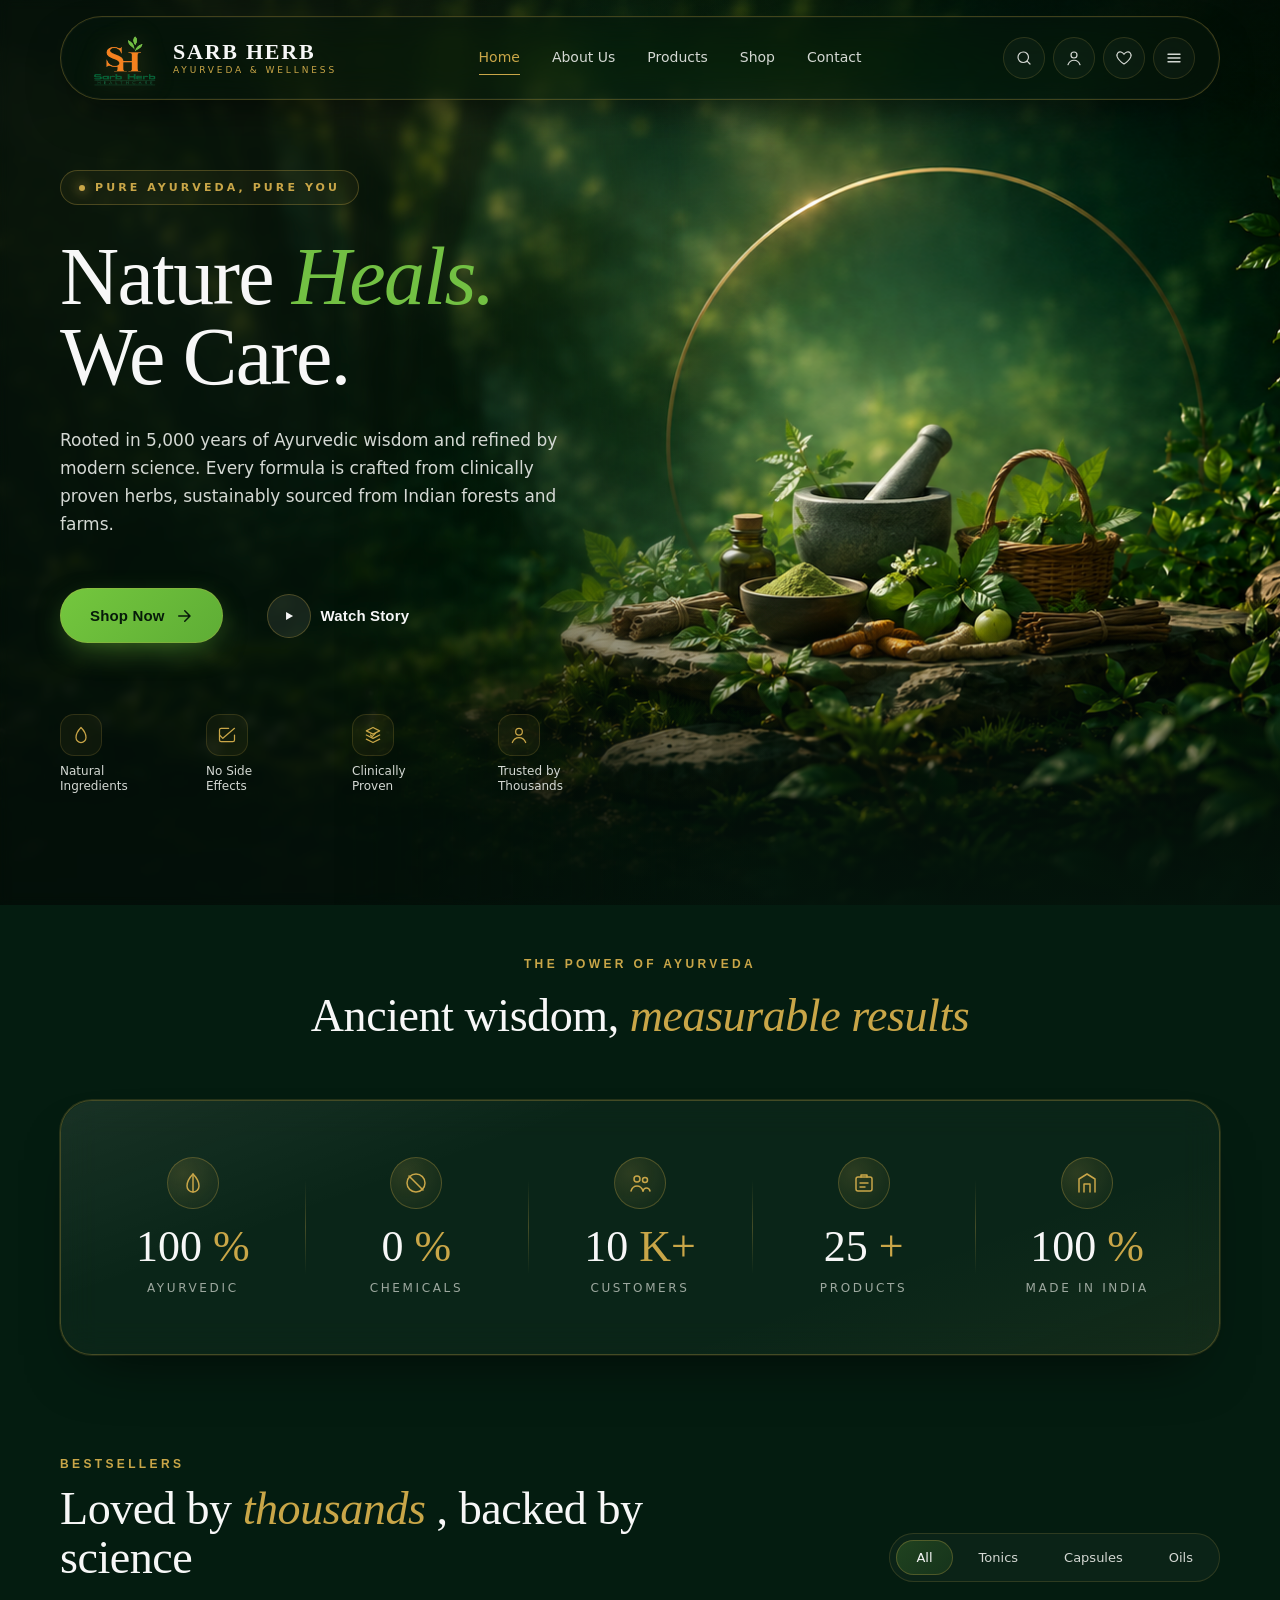
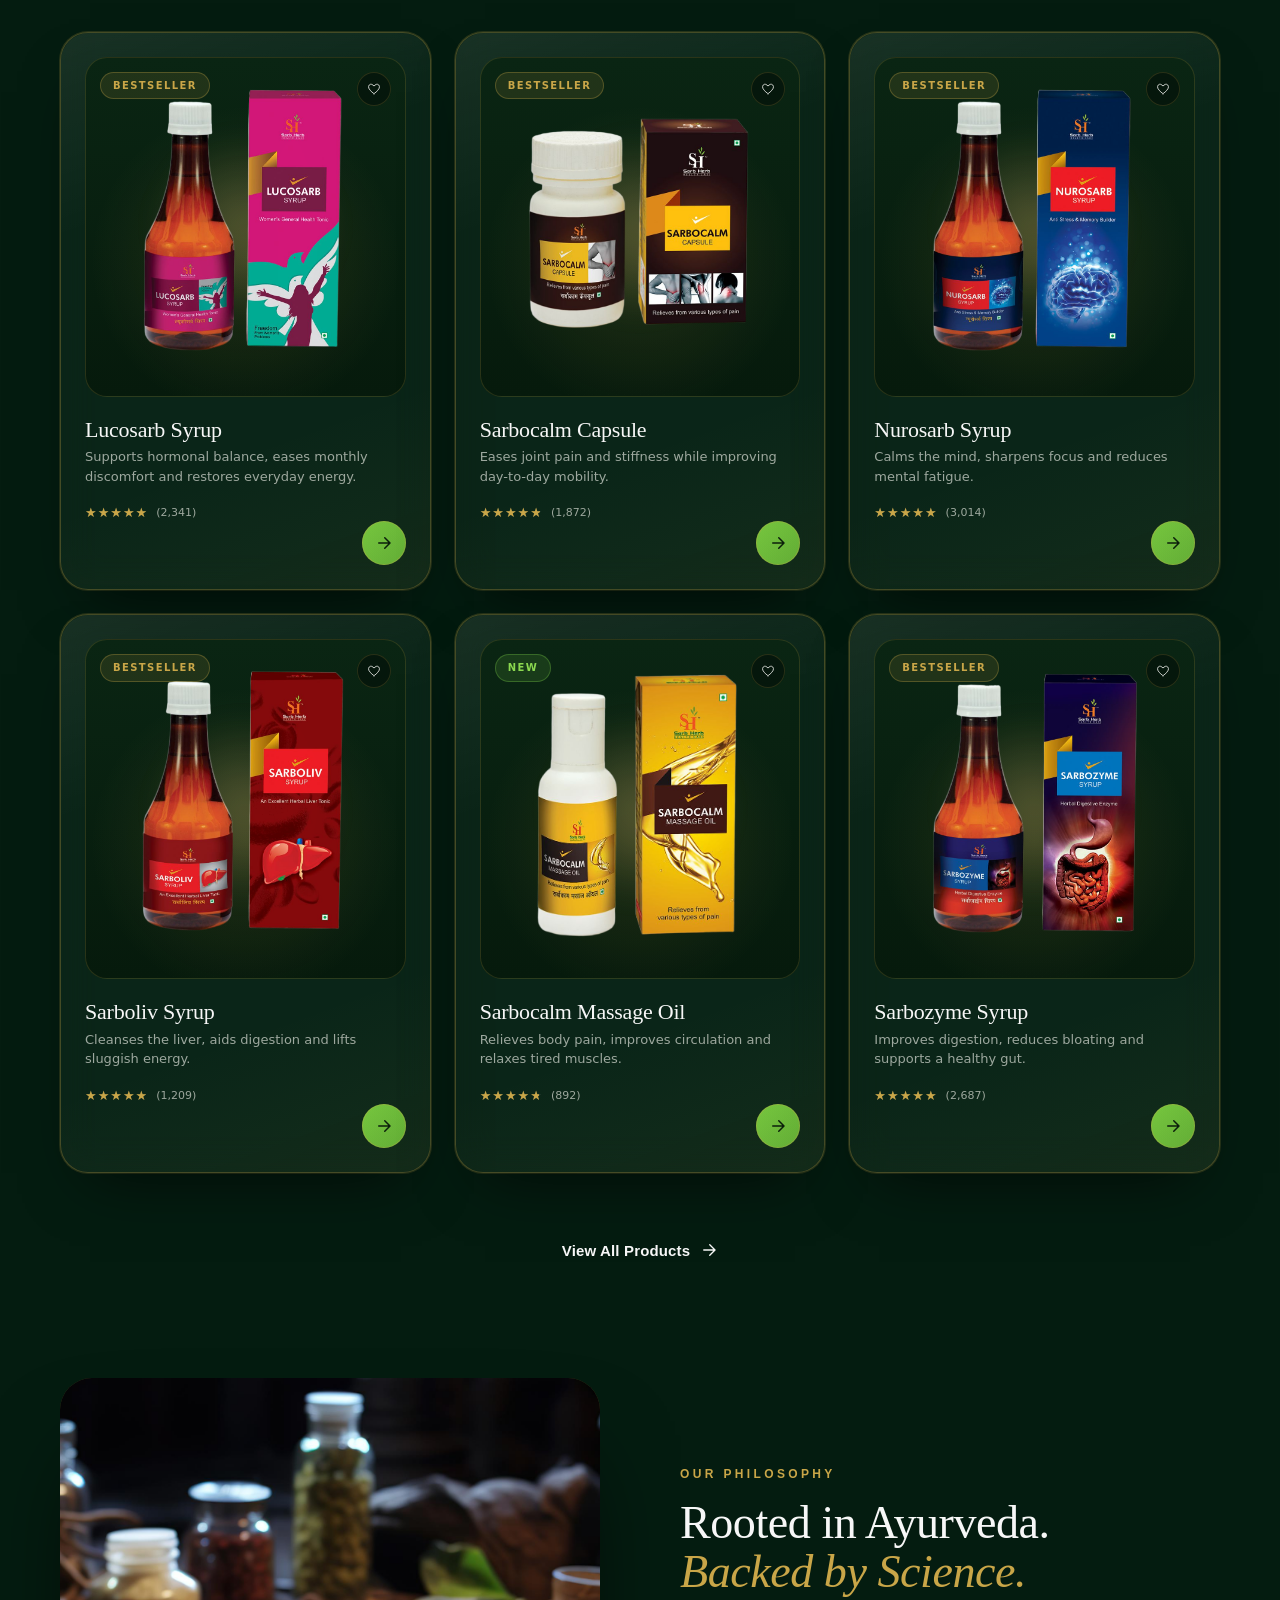
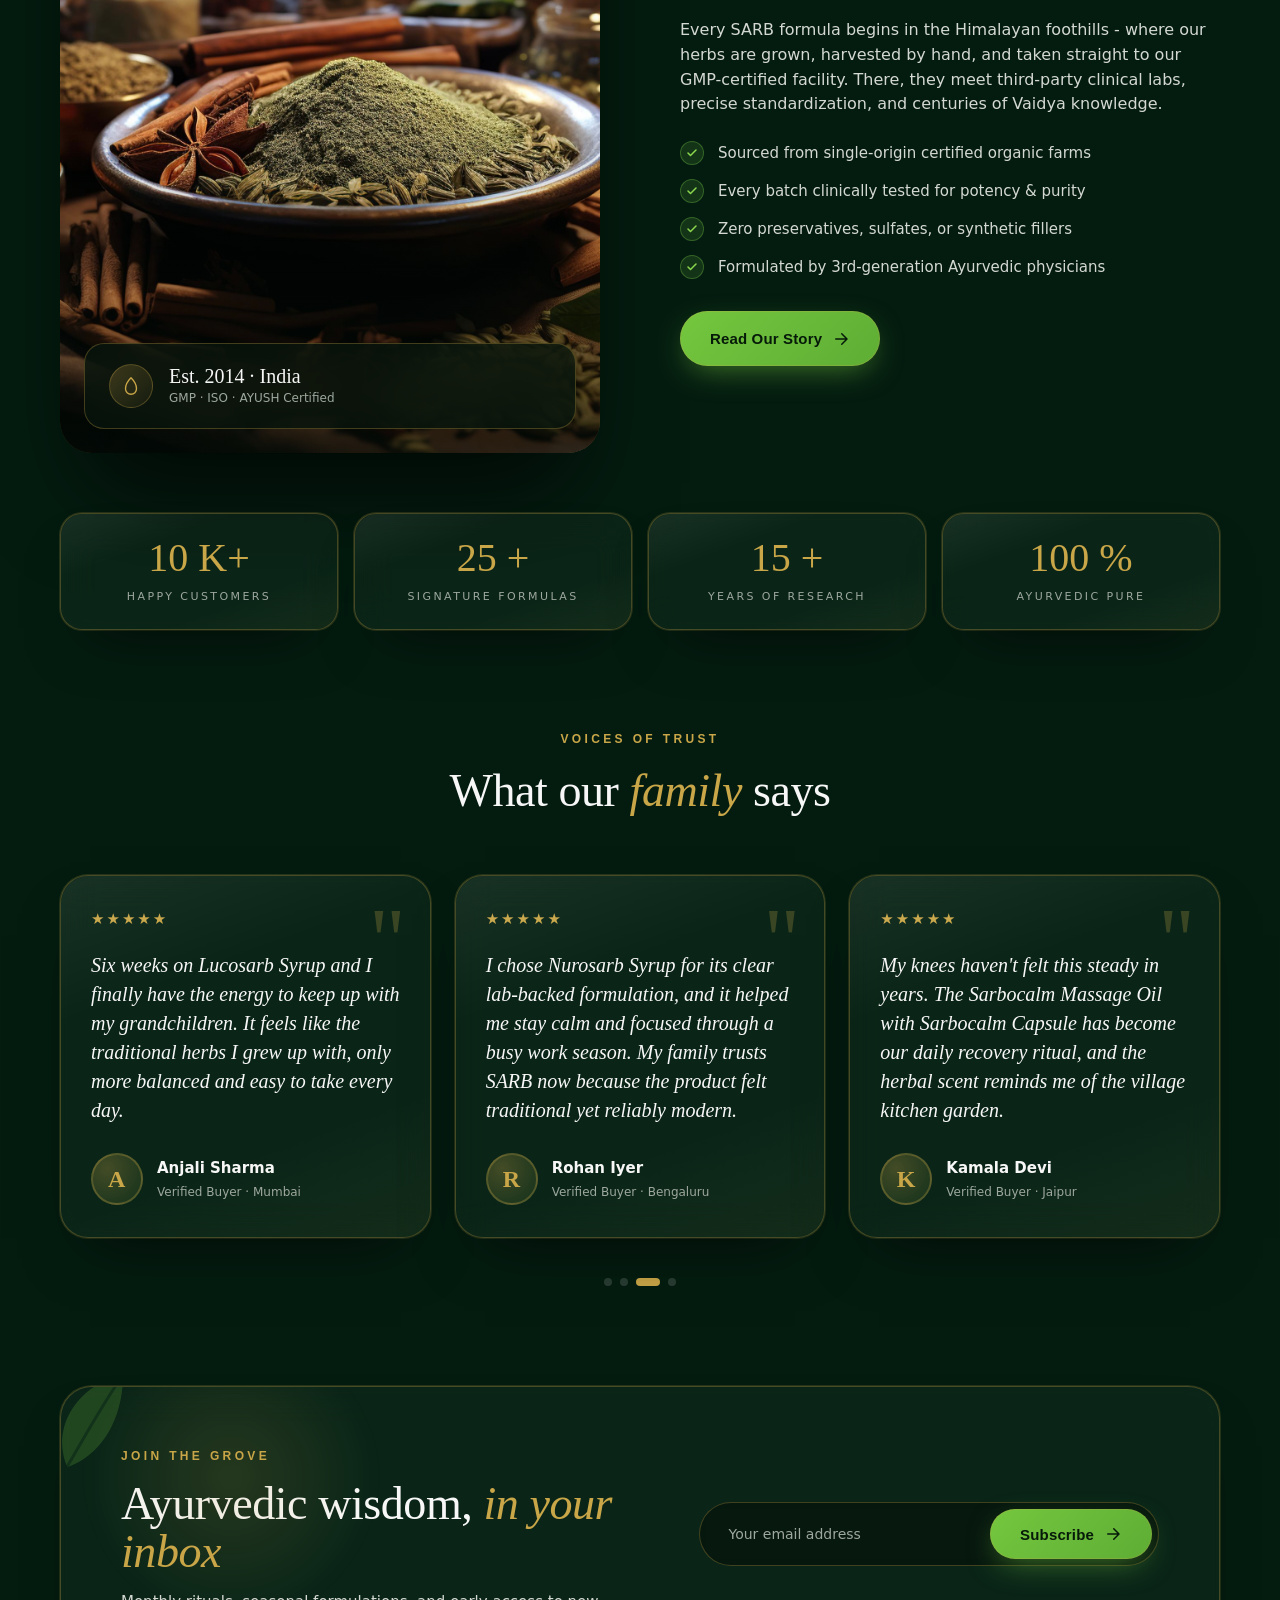
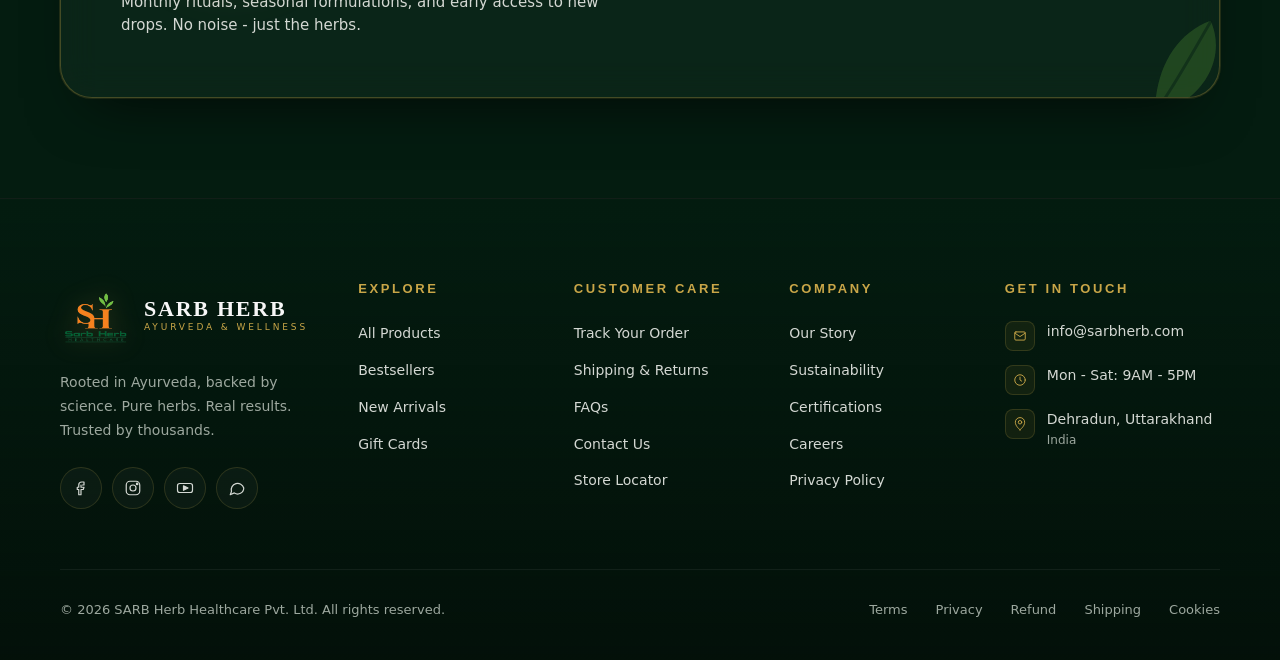
<file: index.html>
<html lang="en">
    <head>
        <meta charset="utf-8">
        <meta name="viewport" content="width=device-width, initial-scale=1">
        <title>SARB HERB | Ayurvedic Wellness Products, Tonics, Oils & Capsules</title>
        <meta name="description" content="SARB HERB offers premium Ayurvedic wellness products for immunity, digestion, liver health, joint comfort and stress relief. Shop authentic tonics, oils and capsules made from sacred herbs.">
        <meta name="keywords" content="Ayurveda, herbal wellness, Ayurvedic products, Ayurvedic tonics, Ayurvedic oils, Ayurvedic capsules, natural healthcare, immunity support, joint relief">
        <meta name="robots" content="index, follow">
        <meta property="og:title" content="SARB HERB | Ayurvedic Wellness Products, Tonics, Oils & Capsules">
        <meta property="og:description" content="Premium Ayurvedic wellness formulas for holistic health, crafted from sacred Indian herbs.">
        <meta property="og:type" content="website">
        <meta property="og:image" content="assets/logo.png">
        <meta name="twitter:card" content="summary_large_image">
        <meta name="twitter:title" content="SARB HERB | Ayurvedic Wellness Products">
        <meta name="twitter:description" content="Authentic Ayurvedic tonics, oils and capsules for natural health and wellness.">
        <link rel="icon" href="assets/logo.png" type="image/png">
        <link rel="apple-touch-icon" href="assets/logo.png">
        <link rel="stylesheet" href="style.css">
        <script type="application/ld+json">{"@context":"https://schema.org","@type":"Organization","name":"SARB HERB","logo":"assets/logo.png","description":"Ayurvedic wellness products for immunity, digestion, joint comfort and natural care."}</script>
    </head>
    <body>
        <div class="atmos">
            <div class="leaves">
                <div class="leaf" style="width: 42px; height: 42px; left: 6%; top: 18%; animation-duration: 46s; animation-delay: -6s;"></div>
                <div class="leaf" style="width: 50px; height: 50px; left: 14%; top: 55%; animation-duration: 40s; animation-delay: -10s;"></div>
                <div class="leaf" style="width: 36px; height: 36px; left: 28%; top: 9%; animation-duration: 52s; animation-delay: -16s;"></div>
                <div class="leaf" style="width: 48px; height: 48px; left: 42%; top: 35%; animation-duration: 38s; animation-delay: -8s;"></div>
                <div class="leaf" style="width: 54px; height: 54px; left: 58%; top: 10%; animation-duration: 47s; animation-delay: -15s;"></div>
                <div class="leaf" style="width: 30px; height: 30px; left: 66%; top: 69%; animation-duration: 34s; animation-delay: -6s;"></div>
                <div class="leaf" style="width: 56px; height: 56px; left: 78%; top: 24%; animation-duration: 50s; animation-delay: -20s;"></div>
                <div class="leaf" style="width: 40px; height: 40px; left: 90%; top: 58%; animation-duration: 44s; animation-delay: -12s;"></div>
                <div class="leaf" style="width: 62px; height: 62px; left: 82%; top: 5%; animation-duration: 55s; animation-delay: -22s;"></div>
                <div class="leaf" style="width: 34px; height: 34px; left: 52%; top: 83%; animation-duration: 36s; animation-delay: -4s;"></div>
                <div class="leaf" style="width: 46px; height: 46px; left: 24%; top: 78%; animation-duration: 42s; animation-delay: -18s;"></div>
                <div class="leaf" style="width: 38px; height: 38px; left: 96%; top: 26%; animation-duration: 40s; animation-delay: -9s;"></div>
            </div>
            <div class="dust">
                <div class="dust-dot" style="left: 5%; top: 92%; width: 1.6px; height: 1.6px; animation-duration: 18s; animation-delay: -4s;"></div>
                <div class="dust-dot" style="left: 18%; top: 96%; width: 2.2px; height: 2.2px; animation-duration: 22s; animation-delay: -12s;"></div>
                <div class="dust-dot" style="left: 29%; top: 88%; width: 1.2px; height: 1.2px; animation-duration: 16s; animation-delay: -8s;"></div>
                <div class="dust-dot" style="left: 39%; top: 98%; width: 3px; height: 3px; animation-duration: 20s; animation-delay: -10s;"></div>
                <div class="dust-dot" style="left: 49%; top: 90%; width: 1.4px; height: 1.4px; animation-duration: 24s; animation-delay: -5s;"></div>
                <div class="dust-dot" style="left: 59%; top: 95%; width: 2px; height: 2px; animation-duration: 26s; animation-delay: -14s;"></div>
                <div class="dust-dot" style="left: 69%; top: 89%; width: 1.8px; height: 1.8px; animation-duration: 28s; animation-delay: -21s;"></div>
                <div class="dust-dot" style="left: 79%; top: 93%; width: 2.6px; height: 2.6px; animation-duration: 30s; animation-delay: -11s;"></div>
                <div class="dust-dot" style="left: 88%; top: 96%; width: 1.3px; height: 1.3px; animation-duration: 32s; animation-delay: -18s;"></div>
                <div class="dust-dot" style="left: 96%; top: 90%; width: 2px; height: 2px; animation-duration: 34s; animation-delay: -9s;"></div>
            </div>
        </div>
        <div class="header-wrap">
            <header class="header">
                <a href="#" class="logo" aria-label="Sarb Herb Health Care Home">
                <span class="logo-mark">
                    <img src="assets/logo.png" alt="Sarb Herb logo" class="logo-img">
                </span>
                <span class="logo-name">
                    <span class="brand">SARB HERB</span>
                    <span class="tag">AYURVEDA &amp; WELLNESS</span>
                </span>
            </a>
            <nav class="nav" aria-label="Primary">
                <a href="#" class="active">Home</a>
                <a href="#about">About Us</a>
                <a href="shop.html">Products</a>
                <a href="#bestsellers">Shop</a>

                <a href="#footer">Contact</a>
            </nav>
            <div class="header-actions">
                <button class="icon-btn" aria-label="Search">
                    <svg
                        viewBox="0 0 24 24"
                        fill="none"
                        stroke="currentColor"
                        stroke-width="1.6"
                        stroke-linecap="round"
                        stroke-linejoin="round"
                    >
                        <circle cx="11" cy="11" r="7"></circle>
                        <path d="M20 20l-3.5-3.5"></path>
                    </svg>
                </button>
                <button class="icon-btn hide-sm" aria-label="Account">
                    <svg
                        viewBox="0 0 24 24"
                        fill="none"
                        stroke="currentColor"
                        stroke-width="1.6"
                        stroke-linecap="round"
                        stroke-linejoin="round"
                    >
                        <circle cx="12" cy="8" r="4"></circle>
                        <path d="M4 21c1.5-4 5-6 8-6s6.5 2 8 6"></path>
                    </svg>
                </button>
                <button class="icon-btn hide-sm" aria-label="Wishlist">
                    <svg
                        viewBox="0 0 24 24"
                        fill="none"
                        stroke="currentColor"
                        stroke-width="1.6"
                        stroke-linecap="round"
                        stroke-linejoin="round"
                    >
                        <path d="M12 20s-7-4.5-9-9.5C1.5 6 5 3 8 4c1.5.5 3 1.5 4 3 1-1.5 2.5-2.5 4-3 3-1 6.5 2 5 6.5C19 15.5 12 20 12 20z"></path>
                    </svg>
                </button>
                <button class="icon-btn nav-toggle" aria-label="Open menu" aria-expanded="false" aria-controls="mobile-nav">
                    <svg viewBox="0 0 24 24" fill="none" stroke="currentColor" stroke-width="1.8" stroke-linecap="round">
                        <path d="M4 7h16M4 12h16M4 17h16"></path>
                    </svg>
                </button>
            </div>
        </header>
        <nav class="mobile-nav" id="mobile-nav" aria-label="Mobile navigation">
            <a href="#" class="active">Home</a>
            <a href="#about">About Us</a>
            <a href="shop.html">Products</a>
            <a href="#bestsellers">Shop</a>

            <a href="#footer">Contact</a>
        </nav>
        </div>
    <!-- ============================================================
     Hero
     ============================================================ -->
    <section class="hero">
        <div class="raybed"></div>
        <div class="hero-blur"></div>
        <div class="container">
            <div class="hero-grid">
                <div class="hero-left">
                    <div class="hero-label reveal in">
                        <span class="pulse"></span>
                        Pure Ayurveda, Pure You
                    </div>
                    <h1 class="hero-title reveal reveal-delay-1 in">
                        Nature
                        <span class="em">Heals.</span>
                        <br>
                        We Care.
                    </h1>
                    <p class="hero-desc reveal reveal-delay-2 in">
                        Rooted in 5,000 years of Ayurvedic wisdom and refined by modern science.
          Every formula is crafted from clinically proven herbs, sustainably sourced
          from Indian forests and farms.
                    </p>
                    <div class="hero-cta reveal reveal-delay-2 in">
                        <a href="#bestsellers" class="btn btn-primary">
                            Shop Now
                            <svg
                                viewBox="0 0 24 24"
                                fill="none"
                                stroke="currentColor"
                                stroke-width="2"
                                stroke-linecap="round"
                                stroke-linejoin="round"
                            >
                                <path d="M5 12h14M13 5l7 7-7 7"></path>
                            </svg>
                        </a>
                        <a href="#about" class="btn btn-ghost">
                            <span class="hero-play">
                                <svg viewBox="0 0 24 24" fill="currentColor">
                                    <path d="M7 5v14l12-7z"></path>
                                </svg>
                            </span>
                            Watch Story
                        </a>
                    </div>
                    <div class="hero-trust reveal reveal-delay-3 in">
                        <div class="trust-item">
                            <span class="trust-icon">
                                <svg
                                    viewBox="0 0 24 24"
                                    fill="none"
                                    stroke="currentColor"
                                    stroke-width="1.5"
                                    stroke-linecap="round"
                                    stroke-linejoin="round"
                                >
                                    <path d="M12 3c-4 4-6 8-6 12a6 6 0 0012 0c0-4-2-8-6-12z"></path>
                                </svg>
                            </span>
                            <span class="label">
                                Natural
                                <br>
                                Ingredients
                            </span>
                        </div>
                        <div class="trust-item">
                            <span class="trust-icon">
                                <svg
                                    viewBox="0 0 24 24"
                                    fill="none"
                                    stroke="currentColor"
                                    stroke-width="1.5"
                                    stroke-linecap="round"
                                    stroke-linejoin="round"
                                >
                                    <path d="M3 12l4 4L21 4"></path>
                                    <path d="M21 12v6a2 2 0 01-2 2H5a2 2 0 01-2-2V6a2 2 0 012-2h9"></path>
                                </svg>
                            </span>
                            <span class="label">
                                No Side
                                <br>
                                Effects
                            </span>
                        </div>
                        <div class="trust-item">
                            <span class="trust-icon">
                                <svg
                                    viewBox="0 0 24 24"
                                    fill="none"
                                    stroke="currentColor"
                                    stroke-width="1.5"
                                    stroke-linecap="round"
                                    stroke-linejoin="round"
                                >
                                    <path d="M9 12l2 2 4-4"></path>
                                    <path d="M4 7l8-4 8 4-8 4-8-4z"></path>
                                    <path d="M4 12l8 4 8-4M4 17l8 4 8-4"></path>
                                </svg>
                            </span>
                            <span class="label">
                                Clinically
                                <br>
                                Proven
                            </span>
                        </div>
                        <div class="trust-item">
                            <span class="trust-icon">
                                <svg
                                    viewBox="0 0 24 24"
                                    fill="none"
                                    stroke="currentColor"
                                    stroke-width="1.5"
                                    stroke-linecap="round"
                                    stroke-linejoin="round"
                                >
                                    <circle cx="12" cy="8" r="4"></circle>
                                    <path d="M4 21c1.5-4 5-6 8-6s6.5 2 8 6"></path>
                                </svg>
                            </span>
                            <span class="label">
                                Trusted by
                                <br>
                                Thousands
                            </span>
                        </div>
                    </div>
                </div>
            </div>
        </div>
        <!-- <img class="hero-products" src="assets/products.png" alt="Sarb Herb Ayurvedic product range - syrups, capsules and massage oil"> -->
    </section>
    <!-- ============================================================
     Power of Ayurveda - stats strip
     ============================================================ -->
    <section class="section" style="padding-top:50px">
        <div class="container">
            <div class="section-head reveal in">
                <span class="eyebrow">The Power of Ayurveda</span>
                <h2>
                    Ancient wisdom,
                    <em class="serif-italic gold">measurable results</em>
                </h2>
            </div>
            <div class="stats-card glass reveal in">
                <div class="stat">
                    <div class="stat-icon">
                        <svg
                            viewBox="0 0 24 24"
                            fill="none"
                            stroke="currentColor"
                            stroke-width="1.5"
                            stroke-linecap="round"
                            stroke-linejoin="round"
                        >
                            <path d="M12 3c-4 4-6 8-6 12a6 6 0 0012 0c0-4-2-8-6-12z"></path>
                            <path d="M12 3v18"></path>
                        </svg>
                    </div>
                    <div class="stat-num">
                        <span data-count="100">100</span>
                        <span class="u">%</span>
                    </div>
                    <div class="stat-label">Ayurvedic</div>
                </div>
                <div class="stat">
                    <div class="stat-icon">
                        <svg
                            viewBox="0 0 24 24"
                            fill="none"
                            stroke="currentColor"
                            stroke-width="1.5"
                            stroke-linecap="round"
                            stroke-linejoin="round"
                        >
                            <circle cx="12" cy="12" r="9"></circle>
                            <path d="M5 5l14 14"></path>
                        </svg>
                    </div>
                    <div class="stat-num">
                        <span data-count="0">0</span>
                        <span class="u">%</span>
                    </div>
                    <div class="stat-label">Chemicals</div>
                </div>
                <div class="stat">
                    <div class="stat-icon">
                        <svg
                            viewBox="0 0 24 24"
                            fill="none"
                            stroke="currentColor"
                            stroke-width="1.5"
                            stroke-linecap="round"
                            stroke-linejoin="round"
                        >
                            <circle cx="9" cy="8" r="3"></circle>
                            <path d="M3 20c1-3 3-5 6-5s5 2 6 5"></path>
                            <circle cx="17" cy="9" r="2.5"></circle>
                            <path d="M15 20c.5-2 1.5-3 3.5-3s3 1 3.5 3"></path>
                        </svg>
                    </div>
                    <div class="stat-num">
                        <span data-count="10">10</span>
                        <span class="u">K+</span>
                    </div>
                    <div class="stat-label">Customers</div>
                </div>
                <div class="stat">
                    <div class="stat-icon">
                        <svg
                            viewBox="0 0 24 24"
                            fill="none"
                            stroke="currentColor"
                            stroke-width="1.5"
                            stroke-linecap="round"
                            stroke-linejoin="round"
                        >
                            <rect
                                x="4"
                                y="6"
                                width="16"
                                height="14"
                                rx="2"
                            ></rect>
                            <path d="M9 6V4h6v2M8 12h8M8 16h5"></path>
                        </svg>
                    </div>
                    <div class="stat-num">
                        <span data-count="25">25</span>
                        <span class="u">+</span>
                    </div>
                    <div class="stat-label">Products</div>
                </div>
                <div class="stat">
                    <div class="stat-icon">
                        <svg
                            viewBox="0 0 24 24"
                            fill="none"
                            stroke="currentColor"
                            stroke-width="1.5"
                            stroke-linecap="round"
                            stroke-linejoin="round"
                        >
                            <path d="M4 21V8l8-5 8 5v13"></path>
                            <path d="M9 21v-8h6v8"></path>
                        </svg>
                    </div>
                    <div class="stat-num">
                        <span data-count="100">100</span>
                        <span class="u">%</span>
                    </div>
                    <div class="stat-label">Made in India</div>
                </div>
            </div>
        </div>
    </section>
    <!-- ============================================================
     Wellness Categories
     ============================================================ -->
    <!-- ============================================================
     Bestsellers
     ============================================================ -->
    <section class="section" id="bestsellers" style="padding-top: 0;">
        <div class="container">
            <div class="bestsellers-head reveal in">
                <div class="left">
                    <span class="eyebrow">Bestsellers</span>
                    <h2>
                        Loved by
                        <em class="serif-italic gold">thousands</em>
                        , backed by science
                    </h2>
                </div>
                <div class="tabs">
                    <button class="tab active" data-filter="all">All</button>
                    <button class="tab" data-filter="tonics">Tonics</button>
                    <button class="tab" data-filter="capsules">Capsules</button>
                    <button class="tab" data-filter="oils">Oils</button>
                </div>
            </div>
            <div class="products" id="product-list"></div>
            <div class="products-cta reveal in">
                <a href="shop.html" class="btn btn-ghost">
                    View All Products
                    <svg
                        viewBox="0 0 24 24"
                        fill="none"
                        stroke="currentColor"
                        stroke-width="1.8"
                        stroke-linecap="round"
                        stroke-linejoin="round"
                    >
                        <path d="M5 12h14M13 5l7 7-7 7"></path>
                    </svg>
                </a>
            </div>
        </div>
    </section>
    <!-- ============================================================
     About / Rooted in Ayurveda
     ============================================================ -->
    <section class="section" id="about" style="padding-top: 0;">
        <div class="container">
            <div class="about-grid">
                <div class="about-media reveal in">
                    <img src="assets/about-bg.jpg" alt="Fresh Ayurvedic herbs in a sunlit forest" style="object-position: 50% 55%;">
                    <div class="float-tag">
                        <div class="ico">
                            <svg
                                viewBox="0 0 24 24"
                                fill="none"
                                stroke="currentColor"
                                stroke-width="1.5"
                                stroke-linecap="round"
                                stroke-linejoin="round"
                            >
                                <path d="M12 3c-4 4-6 8-6 12a6 6 0 0012 0c0-4-2-8-6-12z"></path>
                            </svg>
                        </div>
                        <div>
                            <div class="t">Est. 2014 · India</div>
                            <div class="s">GMP · ISO · AYUSH Certified</div>
                        </div>
                    </div>
                </div>
                <div class="about-body reveal reveal-delay-1 in">
                    <span class="eyebrow">Our Philosophy</span>
                    <h2>
                        Rooted in Ayurveda.
                        <br>
                        <em>Backed by Science.</em>
                    </h2>
                    <p>
                        Every SARB formula begins in the Himalayan foothills - where our herbs are grown,
          harvested by hand, and taken straight to our GMP-certified facility. There, they
          meet third-party clinical labs, precise standardization, and centuries of
          Vaidya knowledge.
                    </p>
                    <ul class="about-features">
                        <li>
                            <span class="check">
                                <svg
                                    viewBox="0 0 24 24"
                                    fill="none"
                                    stroke="currentColor"
                                    stroke-width="3"
                                    stroke-linecap="round"
                                    stroke-linejoin="round"
                                >
                                    <path d="M4 12l5 5L20 6"></path>
                                </svg>
                            </span>
                            Sourced from single-origin certified organic farms
                        </li>
                        <li>
                            <span class="check">
                                <svg
                                    viewBox="0 0 24 24"
                                    fill="none"
                                    stroke="currentColor"
                                    stroke-width="3"
                                    stroke-linecap="round"
                                    stroke-linejoin="round"
                                >
                                    <path d="M4 12l5 5L20 6"></path>
                                </svg>
                            </span>
                            Every batch clinically tested for potency &amp; purity
                        </li>
                        <li>
                            <span class="check">
                                <svg
                                    viewBox="0 0 24 24"
                                    fill="none"
                                    stroke="currentColor"
                                    stroke-width="3"
                                    stroke-linecap="round"
                                    stroke-linejoin="round"
                                >
                                    <path d="M4 12l5 5L20 6"></path>
                                </svg>
                            </span>
                            Zero preservatives, sulfates, or synthetic fillers
                        </li>
                        <li>
                            <span class="check">
                                <svg
                                    viewBox="0 0 24 24"
                                    fill="none"
                                    stroke="currentColor"
                                    stroke-width="3"
                                    stroke-linecap="round"
                                    stroke-linejoin="round"
                                >
                                    <path d="M4 12l5 5L20 6"></path>
                                </svg>
                            </span>
                            Formulated by 3rd-generation Ayurvedic physicians
                        </li>
                    </ul>
                    <a href="#" class="btn btn-primary">
                        Read Our Story
                        <svg
                            viewBox="0 0 24 24"
                            fill="none"
                            stroke="currentColor"
                            stroke-width="2"
                            stroke-linecap="round"
                            stroke-linejoin="round"
                        >
                            <path d="M5 12h14M13 5l7 7-7 7"></path>
                        </svg>
                    </a>
                </div>
            </div>
            <div class="about-stats">
                <div class="astat glass reveal in">
                    <div class="n">
                        <span data-count="10">10</span>
                        K+
                    </div>
                    <div class="l">Happy Customers</div>
                </div>
                <div class="astat glass reveal reveal-delay-1 in">
                    <div class="n">
                        <span data-count="25">25</span>
                        +
                    </div>
                    <div class="l">Signature Formulas</div>
                </div>
                <div class="astat glass reveal reveal-delay-2 in">
                    <div class="n">
                        <span data-count="15">15</span>
                        +
                    </div>
                    <div class="l">Years of Research</div>
                </div>
                <div class="astat glass reveal reveal-delay-3 in">
                    <div class="n">
                        <span data-count="100">100</span>
                        %
                    </div>
                    <div class="l">Ayurvedic Pure</div>
                </div>
            </div>
        </div>
    </section>
    <!-- ============================================================
     Testimonials
     ============================================================ -->
    <section class="section" style="padding-top: 0;">
        <div class="container">
            <div class="section-head reveal in">
                <span class="eyebrow">Voices of Trust</span>
                <h2>
                    What our
                    <em class="serif-italic gold">family</em>
                    says
                </h2>
            </div>
            <div class="testimonials-track">
                <!-- t1 -->
                <div class="testimonial glass reveal in">
                    <div class="quote-mark">"</div>
                    <div class="t-stars">★★★★★</div>
                    <p class="t-body">Six weeks on Lucosarb Syrup and I finally have the energy to keep up with my grandchildren. It feels like the traditional herbs I grew up with, only more balanced and easy to take every day.</p>
                    <div class="t-person">
                        <div class="t-avatar mono" aria-label="Anjali Sharma">A</div>
                        <div>
                            <div class="t-name">Anjali Sharma</div>
                            <div class="t-role">Verified Buyer · Mumbai</div>
                        </div>
                    </div>
                </div>
                <!-- t2 -->
                <div class="testimonial glass reveal reveal-delay-1 in">
                    <div class="quote-mark">"</div>
                    <div class="t-stars">★★★★★</div>
                    <p class="t-body">I chose Nurosarb Syrup for its clear lab-backed formulation, and it helped me stay calm and focused through a busy work season. My family trusts SARB now because the product felt traditional yet reliably modern.</p>
                    <div class="t-person">
                        <div class="t-avatar mono" aria-label="Rohan Iyer">R</div>
                        <div>
                            <div class="t-name">Rohan Iyer</div>
                            <div class="t-role">Verified Buyer · Bengaluru</div>
                        </div>
                    </div>
                </div>
                <!-- t3 -->
                <div class="testimonial glass reveal reveal-delay-2 in">
                    <div class="quote-mark">"</div>
                    <div class="t-stars">★★★★★</div>
                    <p class="t-body">My knees haven't felt this steady in years. The Sarbocalm Massage Oil with Sarbocalm Capsule has become our daily recovery ritual, and the herbal scent reminds me of the village kitchen garden.</p>
                    <div class="t-person">
                        <div class="t-avatar mono" aria-label="Kamala Devi">K</div>
                        <div>
                            <div class="t-name">Kamala Devi</div>
                            <div class="t-role">Verified Buyer · Jaipur</div>
                        </div>
                    </div>
                </div>
            </div>
            <div class="testimonials-dots">
                <div class="tdot"></div>
                <div class="tdot"></div>
                <div class="tdot active"></div>
                <div class="tdot"></div>
            </div>
        </div>
    </section>
    <!-- ============================================================
     Newsletter
     ============================================================ -->
    <section class="newsletter-wrap" style="padding-top: 0;">
        <div class="container">
            <div class="newsletter glass reveal in">
                <span class="corner-leaf a" aria-hidden="true">
          <svg viewBox="0 0 64 64" fill="none">
            <path d="M58 6C30 6 8 26 8 50c0 3 .3 6 .9 8.6C34 55 52 34 58 6z" fill="currentColor"></path>
            <path d="M9 58C21 45 38 25 56 8" stroke="#041C10" stroke-opacity="0.55" stroke-width="2" stroke-linecap="round"></path>
          </svg>
        </span>
                <span class="corner-leaf b" aria-hidden="true">
          <svg viewBox="0 0 64 64" fill="none">
            <path d="M58 6C30 6 8 26 8 50c0 3 .3 6 .9 8.6C34 55 52 34 58 6z" fill="currentColor"></path>
            <path d="M9 58C21 45 38 25 56 8" stroke="#041C10" stroke-opacity="0.55" stroke-width="2" stroke-linecap="round"></path>
          </svg>
        </span>
                <div>
                    <span class="eyebrow">Join the Grove</span>
                    <h2 style="margin-top:14px;">
                        Ayurvedic wisdom,
                        <em>in your inbox</em>
                    </h2>
                    <p style="margin-top:14px;">Monthly rituals, seasonal formulations, and early access to new drops. No noise - just the herbs.</p>
                </div>
                <form class="newsletter-form" onsubmit="event.preventDefault(); this.querySelector('input').value=''; this.querySelector('input').placeholder='Thank you - check your inbox 🌿';">
                    <input type="email" placeholder="Your email address" required="">
                    <button type="submit" class="btn btn-primary">
                        Subscribe
                        <svg
                            viewBox="0 0 24 24"
                            fill="none"
                            stroke="currentColor"
                            stroke-width="2"
                            stroke-linecap="round"
                            stroke-linejoin="round"
                        >
                            <path d="M5 12h14M13 5l7 7-7 7"></path>
                        </svg>
                    </button>
                </form>
            </div>
        </div>
    </section>
    <!-- ============================================================
     Footer
     ============================================================ -->
<footer class="footer" id="footer" data-site-footer></footer>
    <script src="app.js"></script>
</body>
</html>
</file>
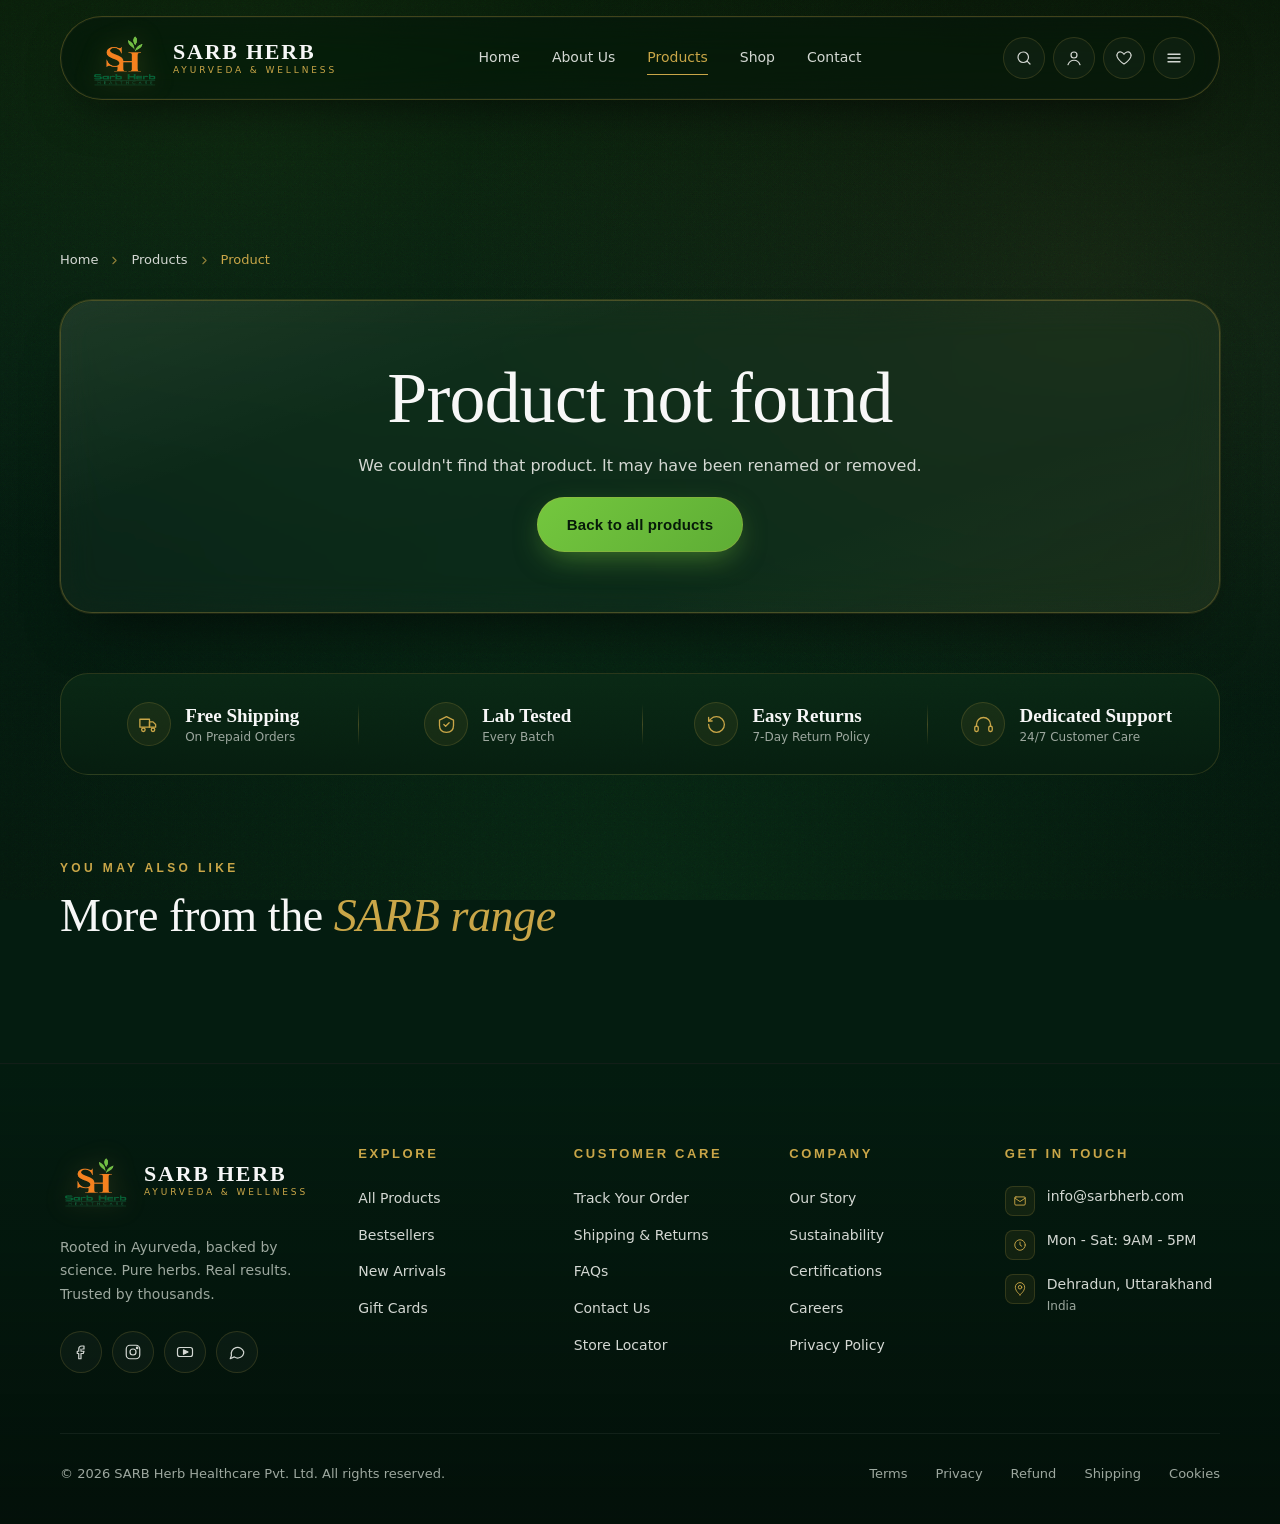
<file: product.html>
<!doctype html>
<html lang="en">
<head>
  <meta charset="utf-8">
  <meta name="viewport" content="width=device-width, initial-scale=1">
  <title>Product | SARB HERB</title>
  <meta name="description" content="Ayurvedic formulations from SARB HERB - pure herbs, GMP certified, lab tested.">
  <link rel="icon" href="assets/logo.png" type="image/png">
  <link rel="apple-touch-icon" href="assets/logo.png">
  <link rel="stylesheet" href="style.css">
</head>
<body>
  <div class="atmos"></div>

  <div class="header-wrap">
    <header class="header">
      <a href="index.html" class="logo" aria-label="SARB HERB Home">
        <span class="logo-mark">
          <img src="assets/logo.png" alt="SARB HERB logo" class="logo-img">
        </span>
        <span class="logo-name">
          <span class="brand">SARB HERB</span>
          <span class="tag">AYURVEDA &amp; WELLNESS</span>
        </span>
      </a>

      <nav class="nav" aria-label="Primary navigation">
        <a href="index.html">Home</a>
        <a href="index.html#about">About Us</a>
        <a href="shop.html" class="active">Products</a>
        <a href="shop.html">Shop</a>

        <a href="#footer">Contact</a>
      </nav>

      <div class="header-actions">
        <button class="icon-btn" aria-label="Search">
          <svg viewBox="0 0 24 24" fill="none" stroke="currentColor" stroke-width="1.6" stroke-linecap="round" stroke-linejoin="round">
            <circle cx="11" cy="11" r="7"></circle>
            <path d="M20 20l-3.5-3.5"></path>
          </svg>
        </button>
        <button class="icon-btn hide-sm" aria-label="Account">
          <svg viewBox="0 0 24 24" fill="none" stroke="currentColor" stroke-width="1.6" stroke-linecap="round" stroke-linejoin="round">
            <circle cx="12" cy="8" r="4"></circle>
            <path d="M4 21c1.5-4 5-6 8-6s6.5 2 8 6"></path>
          </svg>
        </button>
        <button class="icon-btn hide-sm" aria-label="Wishlist">
          <svg viewBox="0 0 24 24" fill="none" stroke="currentColor" stroke-width="1.6" stroke-linecap="round" stroke-linejoin="round">
            <path d="M12 20s-7-4.5-9-9.5C1.5 6 5 3 8 4c1.5.5 3 1.5 4 3 1-1.5 2.5-2.5 4-3 3-1 6.5 2 5 6.5C19 15.5 12 20 12 20z"></path>
          </svg>
        </button>
        <button class="icon-btn nav-toggle" aria-label="Open menu" aria-expanded="false" aria-controls="mobile-nav">
          <svg viewBox="0 0 24 24" fill="none" stroke="currentColor" stroke-width="1.8" stroke-linecap="round">
            <path d="M4 7h16M4 12h16M4 17h16"></path>
          </svg>
        </button>
      </div>
    </header>

    <nav class="mobile-nav" id="mobile-nav" aria-label="Mobile navigation">
      <a href="index.html">Home</a>
      <a href="index.html#about">About Us</a>
      <a href="shop.html" class="active">Products</a>
      <a href="shop.html">Shop</a>

      <a href="#footer">Contact</a>
    </nav>
  </div>

  <section class="detail-page">
    <div class="container">
      <nav class="breadcrumb" aria-label="Breadcrumb">
        <a href="index.html">Home</a>
        <span class="sep" aria-hidden="true">
          <svg viewBox="0 0 24 24" fill="none" stroke="currentColor" stroke-width="2" stroke-linecap="round" stroke-linejoin="round"><path d="M9 6l6 6-6 6"></path></svg>
        </span>
        <a href="shop.html">Products</a>
        <span class="sep" aria-hidden="true">
          <svg viewBox="0 0 24 24" fill="none" stroke="currentColor" stroke-width="2" stroke-linecap="round" stroke-linejoin="round"><path d="M9 6l6 6-6 6"></path></svg>
        </span>
        <span id="detail-crumb" aria-current="page">Product</span>
      </nav>

      <div id="product-detail"></div>

      <div class="service-strip reveal">
        <div class="service-cell">
          <span class="service-ico">
            <svg viewBox="0 0 24 24" fill="none" stroke="currentColor" stroke-width="1.5" stroke-linecap="round" stroke-linejoin="round">
              <path d="M1 6h11v9H1z"></path><path d="M12 9h4l3 3v3h-7z"></path>
              <circle cx="5" cy="18" r="2"></circle><circle cx="16" cy="18" r="2"></circle>
            </svg>
          </span>
          <span class="service-copy"><strong>Free Shipping</strong>On Prepaid Orders</span>
        </div>
        <div class="service-cell">
          <span class="service-ico">
            <svg viewBox="0 0 24 24" fill="none" stroke="currentColor" stroke-width="1.5" stroke-linecap="round" stroke-linejoin="round">
              <path d="M4 7l8-4 8 4v6c0 5-3.5 7.7-8 8-4.5-.3-8-3-8-8V7z"></path><path d="M9 12l2 2 4-4"></path>
            </svg>
          </span>
          <span class="service-copy"><strong>Lab Tested</strong>Every Batch</span>
        </div>
        <div class="service-cell">
          <span class="service-ico">
            <svg viewBox="0 0 24 24" fill="none" stroke="currentColor" stroke-width="1.5" stroke-linecap="round" stroke-linejoin="round">
              <path d="M3 12a9 9 0 109-9 9 9 0 00-6.4 2.6L3 8"></path><path d="M3 4v4h4"></path>
            </svg>
          </span>
          <span class="service-copy"><strong>Easy Returns</strong>7-Day Return Policy</span>
        </div>
        <div class="service-cell">
          <span class="service-ico">
            <svg viewBox="0 0 24 24" fill="none" stroke="currentColor" stroke-width="1.5" stroke-linecap="round" stroke-linejoin="round">
              <path d="M4 14v-2a8 8 0 0116 0v2"></path>
              <rect x="2" y="14" width="4" height="6" rx="1.6"></rect>
              <rect x="18" y="14" width="4" height="6" rx="1.6"></rect>
            </svg>
          </span>
          <span class="service-copy"><strong>Dedicated Support</strong>24/7 Customer Care</span>
        </div>
      </div>

      <div class="related-head reveal">
        <span class="eyebrow">You may also like</span>
        <h2>More from the <em class="serif-italic gold">SARB range</em></h2>
      </div>
      <div class="products shop-products" id="related-list"></div>
    </div>
  </section>

<footer class="footer" id="footer" data-site-footer></footer>

  <script src="app.js" defer></script>
</body>
</html>
</file>
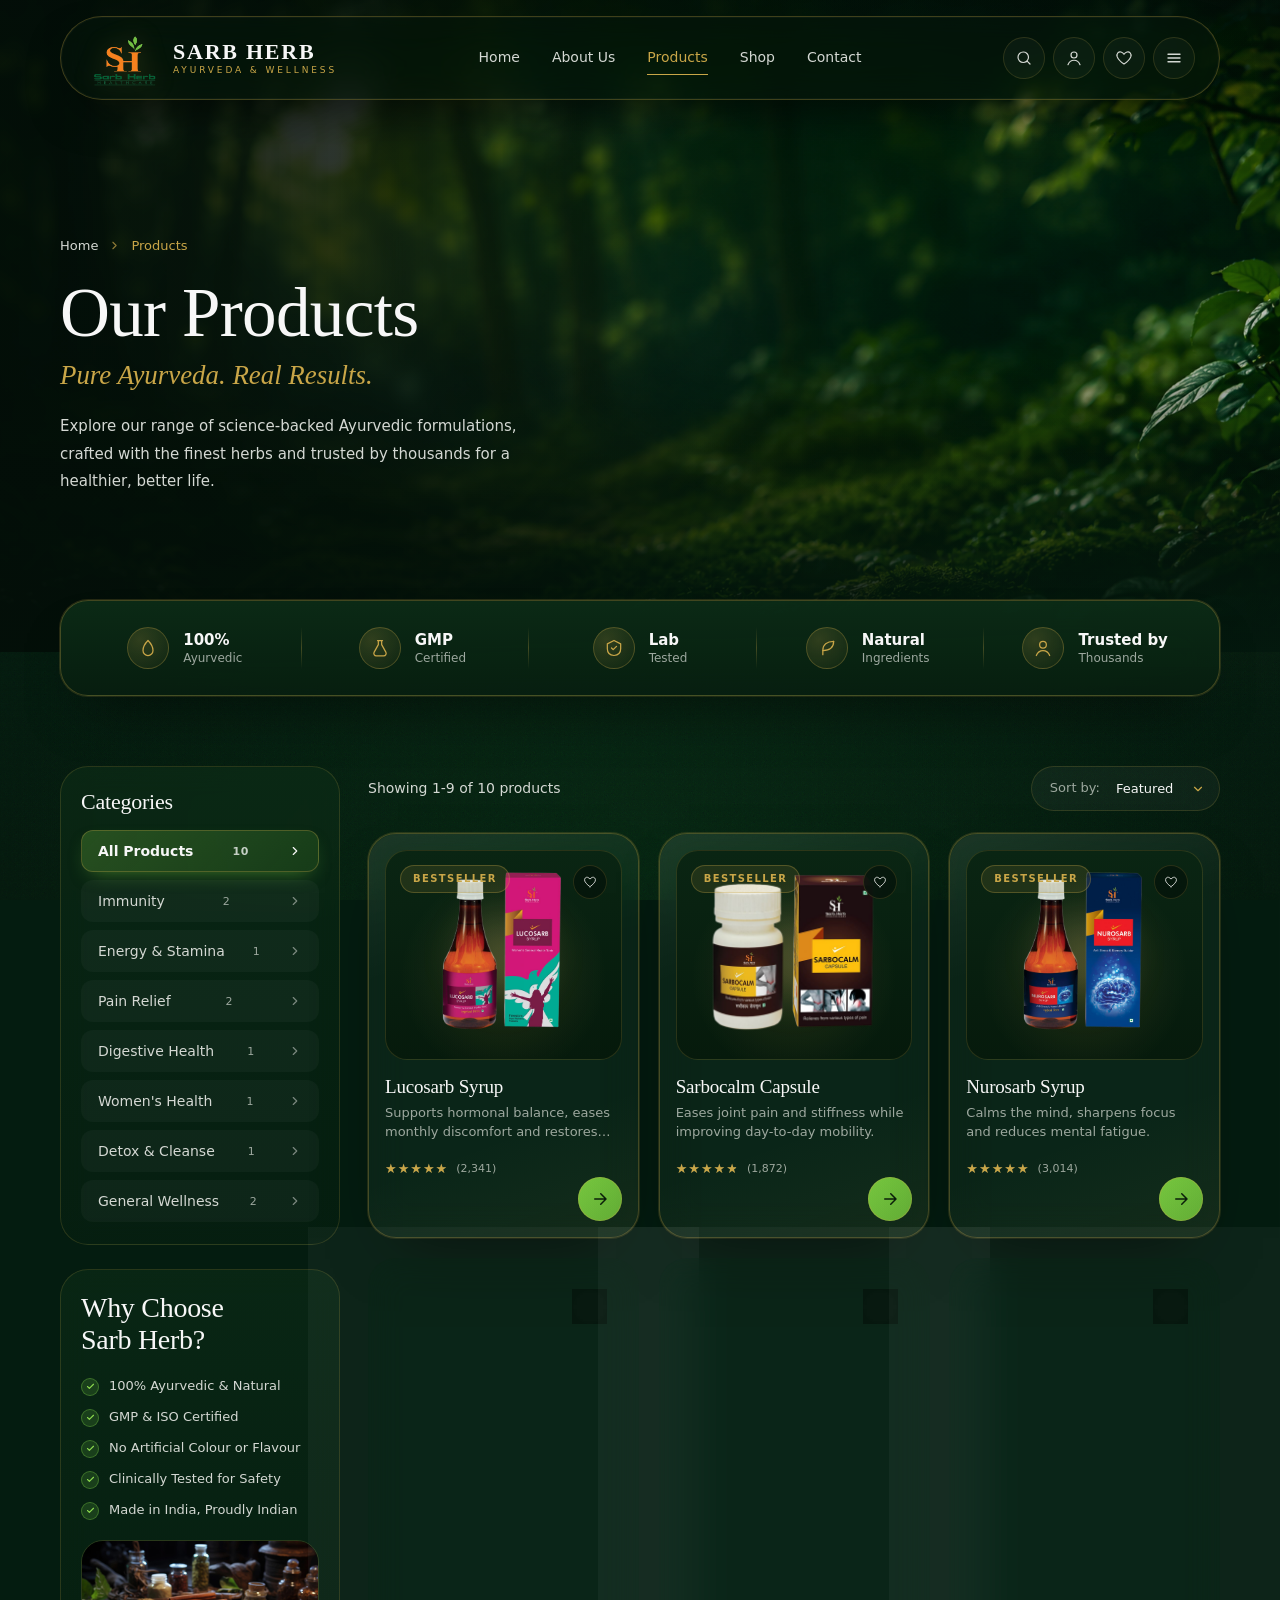
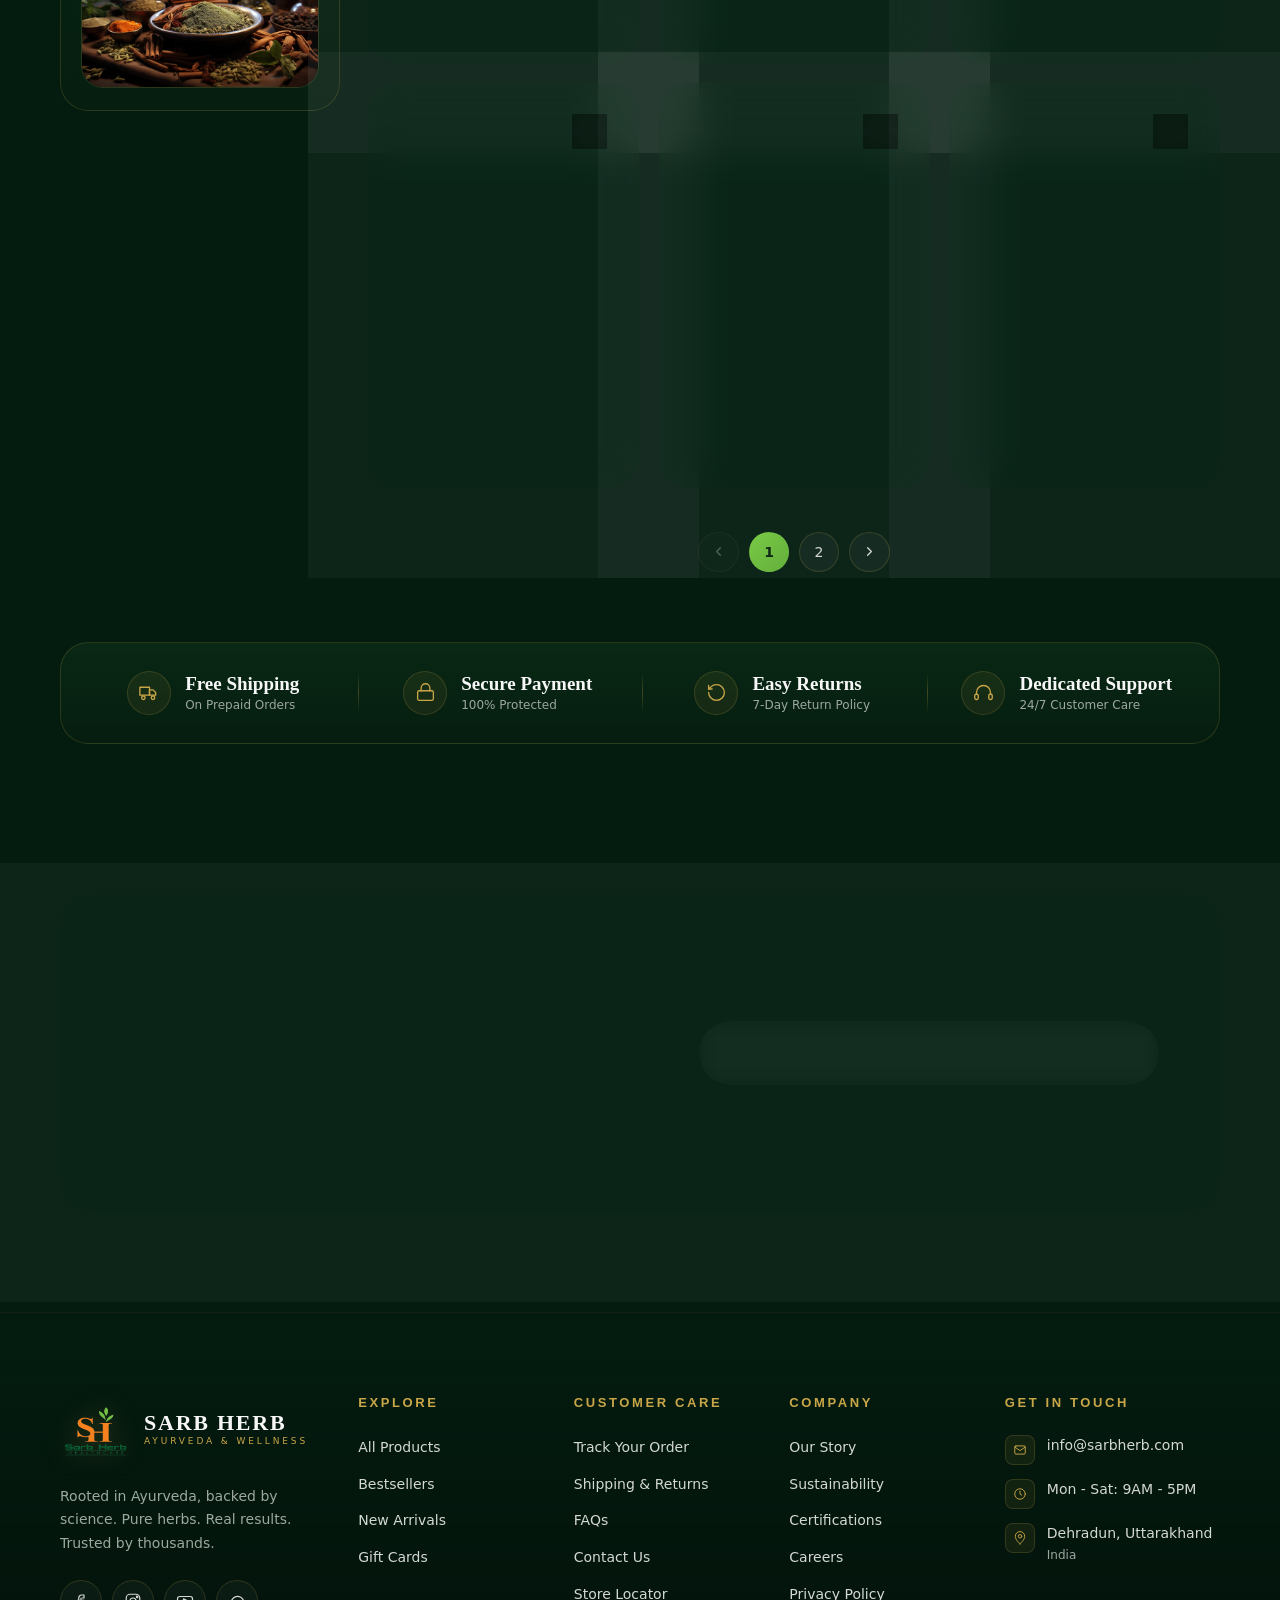
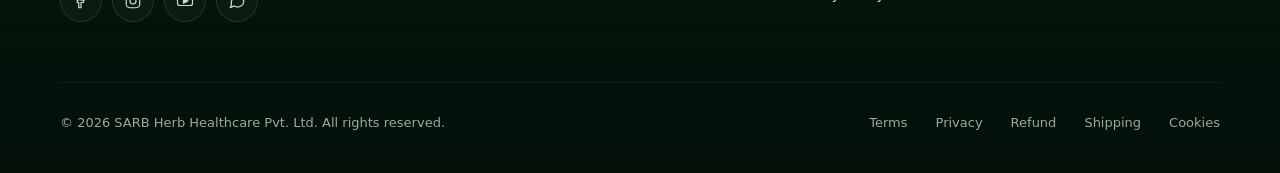
<file: shop.html>
<!doctype html>
<html lang="en">
<head>
  <meta charset="utf-8">
  <meta name="viewport" content="width=device-width, initial-scale=1">
  <title>Our Products | SARB HERB Ayurvedic Tonics, Capsules & Oils</title>
  <meta name="description" content="Explore the full SARB HERB range of Ayurvedic tonics, capsules and oils crafted for immunity, digestion, joint comfort, women's health and everyday wellness.">
  <link rel="icon" href="assets/logo.png" type="image/png">
  <link rel="apple-touch-icon" href="assets/logo.png">
  <link rel="stylesheet" href="style.css">
</head>
<body>
  <div class="atmos"></div>

  <!-- ============================================================
       Header
       ============================================================ -->
  <div class="header-wrap">
    <header class="header">
      <a href="index.html" class="logo" aria-label="SARB HERB Home">
        <span class="logo-mark">
          <img src="assets/logo.png" alt="SARB HERB logo" class="logo-img">
        </span>
        <span class="logo-name">
          <span class="brand">SARB HERB</span>
          <span class="tag">AYURVEDA &amp; WELLNESS</span>
        </span>
      </a>

      <nav class="nav" aria-label="Primary navigation">
        <a href="index.html">Home</a>
        <a href="index.html#about">About Us</a>
        <a href="shop.html" class="active" aria-current="page">Products</a>
        <a href="shop.html#product-list">Shop</a>

        <a href="#footer">Contact</a>
      </nav>

      <div class="header-actions">
        <button class="icon-btn" aria-label="Search">
          <svg viewBox="0 0 24 24" fill="none" stroke="currentColor" stroke-width="1.6" stroke-linecap="round" stroke-linejoin="round">
            <circle cx="11" cy="11" r="7"></circle>
            <path d="M20 20l-3.5-3.5"></path>
          </svg>
        </button>
        <button class="icon-btn hide-sm" aria-label="Account">
          <svg viewBox="0 0 24 24" fill="none" stroke="currentColor" stroke-width="1.6" stroke-linecap="round" stroke-linejoin="round">
            <circle cx="12" cy="8" r="4"></circle>
            <path d="M4 21c1.5-4 5-6 8-6s6.5 2 8 6"></path>
          </svg>
        </button>
        <button class="icon-btn hide-sm" aria-label="Wishlist">
          <svg viewBox="0 0 24 24" fill="none" stroke="currentColor" stroke-width="1.6" stroke-linecap="round" stroke-linejoin="round">
            <path d="M12 20s-7-4.5-9-9.5C1.5 6 5 3 8 4c1.5.5 3 1.5 4 3 1-1.5 2.5-2.5 4-3 3-1 6.5 2 5 6.5C19 15.5 12 20 12 20z"></path>
          </svg>
        </button>
        <button class="icon-btn nav-toggle" aria-label="Open menu" aria-expanded="false" aria-controls="mobile-nav">
          <svg viewBox="0 0 24 24" fill="none" stroke="currentColor" stroke-width="1.8" stroke-linecap="round">
            <path d="M4 7h16M4 12h16M4 17h16"></path>
          </svg>
        </button>
      </div>
    </header>

    <nav class="mobile-nav" id="mobile-nav" aria-label="Mobile navigation">
      <a href="index.html">Home</a>
      <a href="index.html#about">About Us</a>
      <a href="shop.html" class="active">Products</a>
      <a href="shop.html#product-list">Shop</a>

      <a href="#footer">Contact</a>
    </nav>
  </div>

  <!-- ============================================================
       Hero
       ============================================================ -->
  <section class="shop-hero" id="top">
    <div class="container">
      <div class="shop-hero-grid">
        <div class="shop-hero-left">
          <nav class="breadcrumb reveal" aria-label="Breadcrumb">
            <a href="index.html">Home</a>
            <span class="sep" aria-hidden="true">
              <svg viewBox="0 0 24 24" fill="none" stroke="currentColor" stroke-width="2" stroke-linecap="round" stroke-linejoin="round">
                <path d="M9 6l6 6-6 6"></path>
              </svg>
            </span>
            <span aria-current="page">Products</span>
          </nav>

          <h1 class="shop-hero-title reveal reveal-delay-1">Our Products</h1>
          <p class="shop-hero-sub reveal reveal-delay-1">Pure Ayurveda. Real Results.</p>
          <p class="shop-hero-desc reveal reveal-delay-2">
            Explore our range of science-backed Ayurvedic formulations, crafted with the finest
            herbs and trusted by thousands for a healthier, better life.
          </p>
        </div>

        <!-- <div class="shop-hero-visual reveal reveal-delay-2">
          <span class="hero-arc" aria-hidden="true"></span>
          <img src="assets/products.png" alt="The SARB HERB product range - syrups, capsules and massage oils">
        </div> -->
      </div>
    </div>
  </section>

  <!-- ============================================================
       Trust strip
       ============================================================ -->
  <section class="trust-strip-wrap">
    <div class="container">
      <div class="trust-strip reveal">
        <div class="trust-cell">
          <span class="trust-ico">
            <svg viewBox="0 0 24 24" fill="none" stroke="currentColor" stroke-width="1.5" stroke-linecap="round" stroke-linejoin="round">
              <path d="M12 3c-4 4-6 8-6 12a6 6 0 0012 0c0-4-2-8-6-12z"></path>
            </svg>
          </span>
          <span class="trust-copy"><strong>100%</strong>Ayurvedic</span>
        </div>
        <div class="trust-cell">
          <span class="trust-ico">
            <svg viewBox="0 0 24 24" fill="none" stroke="currentColor" stroke-width="1.5" stroke-linecap="round" stroke-linejoin="round">
              <path d="M9 3h6M10 3v5l-5 9a3 3 0 002.6 4.5h8.8A3 3 0 0019 17l-5-9V3"></path>
            </svg>
          </span>
          <span class="trust-copy"><strong>GMP</strong>Certified</span>
        </div>
        <div class="trust-cell">
          <span class="trust-ico">
            <svg viewBox="0 0 24 24" fill="none" stroke="currentColor" stroke-width="1.5" stroke-linecap="round" stroke-linejoin="round">
              <path d="M4 7l8-4 8 4v6c0 5-3.5 7.7-8 8-4.5-.3-8-3-8-8V7z"></path>
              <path d="M9 12l2 2 4-4"></path>
            </svg>
          </span>
          <span class="trust-copy"><strong>Lab</strong>Tested</span>
        </div>
        <div class="trust-cell">
          <span class="trust-ico">
            <svg viewBox="0 0 24 24" fill="none" stroke="currentColor" stroke-width="1.5" stroke-linecap="round" stroke-linejoin="round">
              <path d="M20 4c-8 0-13 4-13 11v5"></path>
              <path d="M7 15c9 0 13-4 13-11"></path>
            </svg>
          </span>
          <span class="trust-copy"><strong>Natural</strong>Ingredients</span>
        </div>
        <div class="trust-cell">
          <span class="trust-ico">
            <svg viewBox="0 0 24 24" fill="none" stroke="currentColor" stroke-width="1.5" stroke-linecap="round" stroke-linejoin="round">
              <circle cx="12" cy="8" r="4"></circle>
              <path d="M4 21c1.5-4 5-6 8-6s6.5 2 8 6"></path>
            </svg>
          </span>
          <span class="trust-copy"><strong>Trusted by</strong>Thousands</span>
        </div>
      </div>
    </div>
  </section>

  <!-- ============================================================
       Catalogue
       ============================================================ -->
  <section class="shop-content">
    <div class="container">
      <div class="shop-layout">

        <aside class="shop-sidebar">
          <div class="sidebar-card reveal">
            <h2 class="sidebar-heading">Categories</h2>
            <div class="category-list tabs" id="category-list"></div>
          </div>

          <div class="sidebar-card promo-card reveal reveal-delay-1">
            <h2 class="sidebar-heading serif-lg">Why Choose<br>Sarb Herb?</h2>
            <ul class="sidebar-features">
              <li>
                <span class="check">
                  <svg viewBox="0 0 24 24" fill="none" stroke="currentColor" stroke-width="3" stroke-linecap="round" stroke-linejoin="round"><path d="M4 12l5 5L20 6"></path></svg>
                </span>
                100% Ayurvedic &amp; Natural
              </li>
              <li>
                <span class="check">
                  <svg viewBox="0 0 24 24" fill="none" stroke="currentColor" stroke-width="3" stroke-linecap="round" stroke-linejoin="round"><path d="M4 12l5 5L20 6"></path></svg>
                </span>
                GMP &amp; ISO Certified
              </li>
              <li>
                <span class="check">
                  <svg viewBox="0 0 24 24" fill="none" stroke="currentColor" stroke-width="3" stroke-linecap="round" stroke-linejoin="round"><path d="M4 12l5 5L20 6"></path></svg>
                </span>
                No Artificial Colour or Flavour
              </li>
              <li>
                <span class="check">
                  <svg viewBox="0 0 24 24" fill="none" stroke="currentColor" stroke-width="3" stroke-linecap="round" stroke-linejoin="round"><path d="M4 12l5 5L20 6"></path></svg>
                </span>
                Clinically Tested for Safety
              </li>
              <li>
                <span class="check">
                  <svg viewBox="0 0 24 24" fill="none" stroke="currentColor" stroke-width="3" stroke-linecap="round" stroke-linejoin="round"><path d="M4 12l5 5L20 6"></path></svg>
                </span>
                Made in India, Proudly Indian
              </li>
            </ul>
            <div class="promo-media">
              <img src="assets/about-bg.jpg" alt="Ayurvedic herbs being ground with a mortar and pestle" loading="lazy">
            </div>
          </div>
        </aside>

        <div class="shop-main">
          <div class="sort-row reveal">
            <p class="results" id="result-count">Loading products&hellip;</p>
            <div class="sort-controls">
              <label for="sort-select">Sort by:</label>
              <select id="sort-select">
                <option value="featured">Featured</option>

                <option value="rating">Top Rated</option>
              </select>
            </div>
          </div>

          <div class="products shop-products" id="product-list"></div>

          <nav class="pagination" aria-label="Product pages"></nav>
        </div>

      </div>

      <!-- Service strip -->
      <div class="service-strip reveal" id="benefits">
        <div class="service-cell">
          <span class="service-ico">
            <svg viewBox="0 0 24 24" fill="none" stroke="currentColor" stroke-width="1.5" stroke-linecap="round" stroke-linejoin="round">
              <path d="M1 6h11v9H1z"></path>
              <path d="M12 9h4l3 3v3h-7z"></path>
              <circle cx="5" cy="18" r="2"></circle>
              <circle cx="16" cy="18" r="2"></circle>
            </svg>
          </span>
          <span class="service-copy">
            <strong>Free Shipping</strong>
            On Prepaid Orders
          </span>
        </div>
        <div class="service-cell">
          <span class="service-ico">
            <svg viewBox="0 0 24 24" fill="none" stroke="currentColor" stroke-width="1.5" stroke-linecap="round" stroke-linejoin="round">
              <rect x="3" y="10" width="18" height="11" rx="2"></rect>
              <path d="M7 10V7a5 5 0 0110 0v3"></path>
            </svg>
          </span>
          <span class="service-copy">
            <strong>Secure Payment</strong>
            100% Protected
          </span>
        </div>
        <div class="service-cell">
          <span class="service-ico">
            <svg viewBox="0 0 24 24" fill="none" stroke="currentColor" stroke-width="1.5" stroke-linecap="round" stroke-linejoin="round">
              <path d="M3 12a9 9 0 109-9 9 9 0 00-6.4 2.6L3 8"></path>
              <path d="M3 4v4h4"></path>
            </svg>
          </span>
          <span class="service-copy">
            <strong>Easy Returns</strong>
            7-Day Return Policy
          </span>
        </div>
        <div class="service-cell">
          <span class="service-ico">
            <svg viewBox="0 0 24 24" fill="none" stroke="currentColor" stroke-width="1.5" stroke-linecap="round" stroke-linejoin="round">
              <path d="M4 14v-2a8 8 0 0116 0v2"></path>
              <rect x="2" y="14" width="4" height="6" rx="1.6"></rect>
              <rect x="18" y="14" width="4" height="6" rx="1.6"></rect>
            </svg>
          </span>
          <span class="service-copy">
            <strong>Dedicated Support</strong>
            24/7 Customer Care
          </span>
        </div>
      </div>
    </div>
  </section>

  <!-- ============================================================
       Newsletter
       ============================================================ -->
  <section class="newsletter-wrap">
    <div class="container">
      <div class="newsletter glass reveal">
        <span class="corner-leaf a" aria-hidden="true">
          <svg viewBox="0 0 64 64" fill="none">
            <path d="M58 6C30 6 8 26 8 50c0 3 .3 6 .9 8.6C34 55 52 34 58 6z" fill="currentColor"></path>
            <path d="M9 58C21 45 38 25 56 8" stroke="#041C10" stroke-opacity="0.55" stroke-width="2" stroke-linecap="round"></path>
          </svg>
        </span>
        <span class="corner-leaf b" aria-hidden="true">
          <svg viewBox="0 0 64 64" fill="none">
            <path d="M58 6C30 6 8 26 8 50c0 3 .3 6 .9 8.6C34 55 52 34 58 6z" fill="currentColor"></path>
            <path d="M9 58C21 45 38 25 56 8" stroke="#041C10" stroke-opacity="0.55" stroke-width="2" stroke-linecap="round"></path>
          </svg>
        </span>
        <div>
          <span class="eyebrow">Join our community</span>
          <h2 style="margin-top:14px;">Ayurvedic wisdom, <em>in your inbox</em></h2>
          <p style="margin-top:14px;">Healthy tips, new product launches, and early access to new arrivals. No spam - just the herbs.</p>
        </div>
        <form class="newsletter-form" onsubmit="event.preventDefault(); this.querySelector('input').value=''; this.querySelector('input').placeholder='Thank you - check your inbox 🌿';">
          <input type="email" placeholder="Your email address" required>
          <button type="submit" class="btn btn-primary">
            Subscribe
            <svg viewBox="0 0 24 24" fill="none" stroke="currentColor" stroke-width="2" stroke-linecap="round" stroke-linejoin="round">
              <path d="M5 12h14M13 5l7 7-7 7"></path>
            </svg>
          </button>
        </form>
      </div>
    </div>
  </section>

  <!-- ============================================================
       Footer
       ============================================================ -->
<footer class="footer" id="footer" data-site-footer></footer>

  <script src="app.js" defer></script>
</body>
</html>
</file>
<file: style.css>
/* ============================================================
   SARB Herb Health Care — Premium Ayurvedic Ecommerce
   Design tokens & global styles
   ============================================================ */

:root {
  /* Colors */
  --bg: #041C10;
  --bg-2: #082914;
  --card: #0E2F18;
  --glass: rgba(255, 255, 255, 0.04);
  --glass-strong: rgba(255, 255, 255, 0.07);
  --gold: #C9A648;
  --gold-soft: rgba(201, 166, 72, 0.30);
  --gold-hair: rgba(201, 166, 72, 0.18);
  --primary: #72C043;
  --primary-2: #8BD84F;
  --btn-a: #74C73E;
  --btn-b: #5EAD35;
  --text: #F7F7F7;
  --text-2: #D4D8D3;
  --muted: #9DA89F;
  --line: rgba(255, 255, 255, 0.06);

  /* Radii */
  --r-sm: 14px;
  --r: 22px;
  --r-lg: 28px;
  --r-xl: 32px;
  --r-pill: 999px;

  /* Shadows */
  --shadow-card: 0 30px 60px -30px rgba(0, 0, 0, 0.7), 0 0 0 1px var(--gold-hair);
  --shadow-lift: 0 40px 80px -20px rgba(0, 0, 0, 0.8), 0 0 0 1px var(--gold-soft), 0 0 40px -10px rgba(201, 166, 72, 0.2);
  --shadow-btn: 0 10px 30px -8px rgba(116, 199, 62, 0.55), 0 0 0 1px rgba(201, 166, 72, 0.25) inset;

  /* Layout */
  --max: 1440px;
  --content: 1320px;
  --pad: 60px;
}

* { box-sizing: border-box; }
html, body { margin: 0; padding: 0; }
html { scroll-behavior: smooth; }

body {
  background: var(--bg);
  color: var(--text);
  font-family: 'Inter', system-ui, sans-serif;
  font-size: 16px;
  line-height: 1.55;
  -webkit-font-smoothing: antialiased;
  overflow-x: hidden;
  position: relative;
}

/* ------------------- Global atmospheric background ------------------- */
.atmos {
  position: fixed;
  inset: 0;
  z-index: -2;
  overflow: hidden;
  pointer-events: none;
}
.atmos::before {
  /* Deep base radial – forest depth */
  content: '';
  position: absolute;
  inset: 0;
  background:
    radial-gradient(1200px 800px at 20% 10%, rgba(114, 192, 67, 0.10), transparent 60%),
    radial-gradient(1000px 700px at 85% 30%, rgba(201, 166, 72, 0.09), transparent 65%),
    radial-gradient(900px 900px at 50% 100%, rgba(8, 41, 20, 0.9), transparent 70%),
    linear-gradient(180deg, #031507 0%, #041C10 40%, #051a0e 100%);
}
.atmos::after {
  /* Fine noise / dust */
  content: '';
  position: absolute;
  inset: 0;
  background-image: url("data:image/svg+xml;utf8,<svg xmlns='http://www.w3.org/2000/svg' width='240' height='240'><filter id='n'><feTurbulence baseFrequency='0.9' numOctaves='2' seed='7'/><feColorMatrix values='0 0 0 0 0.6  0 0 0 0 0.7  0 0 0 0 0.5  0 0 0 0 0.06 0'/></filter><rect width='100%25' height='100%25' filter='url(%23n)'/></svg>");
  opacity: 0.45;
  mix-blend-mode: overlay;
}

.leaves, .dust {
  position: absolute;
  inset: 0;
  pointer-events: none;
}

.leaf {
  position: absolute;
  border-radius: 45% 55% 55% 45% / 50% 45% 55% 50%;
  background: linear-gradient(140deg, rgba(234, 242, 182, 0.96) 14%, rgba(72, 113, 58, 0.2) 86%);
  box-shadow: inset 0 0 24px rgba(255,255,255,0.1), 0 12px 35px rgba(0,0,0,0.14);
  filter: blur(0.25px);
  opacity: 0.34;
  animation: leaf-drift linear infinite;
  transform-origin: center;
}

.leaf::before {
  content: '';
  position: absolute;
  inset: 16% 32% 16% 32%;
  border-radius: 50%;
  background: rgba(255,255,255,0.32);
  transform: rotate(24deg);
  filter: blur(0.9px);
}

.dust-dot {
  position: absolute;
  border-radius: 50%;
  background: rgba(255, 255, 255, 0.24);
  box-shadow: 0 0 16px rgba(255,255,255,0.16);
  opacity: 0.38;
  animation: dust-float linear infinite alternate;
}

@keyframes leaf-drift {
  0% { transform: translateY(0) rotate(0deg); }
  25% { transform: translateY(-6vh) rotate(7deg); }
  50% { transform: translateY(-12vh) rotate(14deg); }
  75% { transform: translateY(-6vh) rotate(8deg); }
  100% { transform: translateY(0) rotate(0deg); }
}

@keyframes dust-float {
  0% { transform: translateY(0) translateX(0); opacity: 0.15; }
  50% { transform: translateY(-19vh) translateX(11px); opacity: 0.55; }
  100% { transform: translateY(0) translateX(-12px); opacity: 0.15; }
}

/* Faint god ray behind sections */
.raybed {
  position: absolute;
  inset: -10% -10% -10% -10%;
  background:
    conic-gradient(from 210deg at 50% -10%,
      transparent 0deg,
      rgba(201,166,72,0.06) 20deg,
      transparent 40deg,
      rgba(114,192,67,0.05) 60deg,
      transparent 80deg);
  filter: blur(20px);
  pointer-events: none;
  z-index: 0;
}

/* ------------------- Typography ------------------- */
h1, h2, h3, .display {
  font-family: 'Cormorant Garamond', serif;
  font-weight: 500;
  letter-spacing: -0.01em;
  line-height: 1.05;
  margin: 0;
  color: var(--text);
}
h1 { font-size: clamp(42px, 5.6vw, 82px); }
h2 { font-size: clamp(34px, 3.6vw, 58px); font-weight: 500; }
h3 { font-size: clamp(20px, 1.4vw, 26px); font-weight: 600; }

p { margin: 0; color: var(--text-2); }
.muted { color: var(--muted); }
.eyebrow {
  font-family: 'Inter', sans-serif;
  font-size: 12px;
  font-weight: 600;
  letter-spacing: 0.28em;
  text-transform: uppercase;
  color: var(--gold);
}
.gold { color: var(--gold); }
.green { color: var(--primary); }
.serif-italic {
  font-family: 'Cormorant Garamond', serif;
  font-style: italic;
  font-weight: 400;
}

/* ------------------- Layout ------------------- */
.container {
  max-width: var(--content);
  margin: 0 auto;
  padding: 0 var(--pad);
  position: relative;
}
section { position: relative; }

/* ------------------- Glass card ------------------- */
.glass {
  background: var(--glass);
  backdrop-filter: blur(18px) saturate(120%);
  -webkit-backdrop-filter: blur(18px) saturate(120%);
  border: 1px solid var(--gold-soft);
  border-radius: var(--r-lg);
  box-shadow: var(--shadow-card);
  position: relative;
  overflow: hidden;
}
.glass::before {
  /* subtle inner light */
  content: '';
  position: absolute;
  inset: 0;
  border-radius: inherit;
  background: linear-gradient(160deg, rgba(255,255,255,0.06) 0%, transparent 30%, transparent 70%, rgba(201,166,72,0.05) 100%);
  pointer-events: none;
}

/* ------------------- Buttons ------------------- */
.btn {
  display: inline-flex;
  align-items: center;
  gap: 10px;
  padding: 16px 30px;
  border-radius: var(--r-pill);
  font-family: 'Inter', sans-serif;
  font-weight: 600;
  font-size: 15px;
  letter-spacing: 0.01em;
  text-decoration: none;
  cursor: pointer;
  border: none;
  transition: transform .3s cubic-bezier(.2,.7,.2,1), box-shadow .3s ease, filter .3s ease;
  position: relative;
  white-space: nowrap;
}
.btn-primary {
  background: linear-gradient(135deg, var(--btn-a), var(--btn-b));
  color: #061a09;
  box-shadow: var(--shadow-btn);
}
.btn-primary:hover {
  transform: translateY(-2px) scale(1.02);
  filter: brightness(1.08);
  box-shadow: 0 18px 40px -8px rgba(116,199,62,0.65), 0 0 0 1px rgba(201,166,72,0.4) inset, 0 0 40px -5px rgba(201,166,72,0.35);
}
.btn-ghost {
  background: transparent;
  border: none;
  color: var(--text);
  display: inline-flex;
  align-items: center;
  gap: 10px;
  cursor: pointer;
  transition: color 0.3s ease;
}
.btn-ghost:hover {
  color: var(--gold);
}
.btn svg { width: 18px; height: 18px; }

/* ------------------- Announcement Bar ------------------- */
.announcement {
  background: linear-gradient(90deg, #030f07, #08211010, #030f07);
  border-bottom: 1px solid var(--line);
  color: var(--muted);
  font-size: 12px;
  letter-spacing: 0.14em;
  text-transform: uppercase;
  overflow: hidden;
  position: relative;
  z-index: 60;
}
.announcement-track {
  display: flex;
  gap: 48px;
  padding: 10px 0;
  white-space: nowrap;
  animation: marquee 40s linear infinite;
  width: max-content;
}
.announcement-item {
  display: inline-flex;
  align-items: center;
  gap: 10px;
}
.announcement-item .dot {
  width: 4px; height: 4px; border-radius: 50%;
  background: var(--gold);
  box-shadow: 0 0 8px var(--gold);
}
@keyframes marquee {
  to { transform: translateX(-50%); }
}

/* ------------------- Header ------------------- */
.header-wrap {
  position: sticky;
  top: 16px;
  z-index: 50;
  padding: 0 var(--pad);
  margin-top: 16px;
}
.header {
  max-width: var(--content);
  margin: 0 auto;
  height: 84px;
  padding: 0 24px 0 28px;
  border-radius: 999px;
  background: rgba(6, 20, 12, 0.55);
  backdrop-filter: blur(20px) saturate(140%);
  -webkit-backdrop-filter: blur(20px) saturate(140%);
  border: 1px solid var(--gold-soft);
  box-shadow: 0 20px 50px -20px rgba(0,0,0,0.7), 0 0 0 1px rgba(255,255,255,0.03) inset;
  display: grid;
  grid-template-columns: auto 1fr auto;
  align-items: center;
  gap: 40px;
  transition: box-shadow .3s ease, background .3s ease;
}
.header.scrolled {
  background: rgba(4, 16, 9, 0.85);
  box-shadow: 0 30px 60px -20px rgba(0,0,0,0.85), 0 0 0 1px var(--gold-soft) inset;
}

.logo {
  display: flex;
  align-items: center;
  gap: 12px;
  text-decoration: none;
  color: var(--text);
}
.logo-mark {
  width: 72px; height: 72px;
  display: flex; 
  align-items: center;
  justify-content: center;
}
.logo-mark svg { width: 32px; height: 32px; }
.logo-img {
  width: 100%;
  height: 100%;
  object-fit: contain;
  filter: drop-shadow(0 0 12px rgba(201, 166, 72, 0.3));
  image-rendering: crisp-edges;
  -webkit-font-smoothing: antialiased;
}
.logo-name {
  display: flex; flex-direction: column;
  line-height: 1;
}
.logo-name .brand {
  font-family: 'Cormorant Garamond', serif;
  font-size: 22px;
  font-weight: 600;
  letter-spacing: 0.08em;
  color: var(--text);
}
.logo-name .tag {
  font-size: 9px;
  letter-spacing: 0.32em;
  text-transform: uppercase;
  color: var(--gold);
  margin-top: 3px;
}
.logo-name {
  display: flex; flex-direction: column;
  line-height: 1;
}
.logo-name .brand {
  font-family: 'Cormorant Garamond', serif;
  font-size: 22px;
  font-weight: 600;
  letter-spacing: 0.08em;
  color: var(--text);
}
.logo-name .tag {
  font-size: 9px;
  letter-spacing: 0.32em;
  text-transform: uppercase;
  color: var(--gold);
  margin-top: 3px;
}

.nav {
  display: flex;
  align-items: center;
  gap: 32px;
  justify-content: center;
}
.nav a {
  font-size: 14px;
  font-weight: 500;
  color: var(--text-2);
  text-decoration: none;
  position: relative;
  padding: 6px 0;
  transition: color .2s ease;
}
.nav a::after {
  content: '';
  position: absolute; left: 50%; bottom: 0;
  width: 0; height: 1px; background: var(--gold);
  transition: width .3s ease, left .3s ease;
}
.nav a:hover { color: var(--text); }
.nav a:hover::after { width: 100%; left: 0; }
.nav a.active { color: var(--gold); }
.nav a.active::after { width: 100%; left: 0; }

.header-actions {
  display: flex;
  align-items: center;
  gap: 8px;
}

/* Hamburger — only visible once the inline nav collapses */
.nav-toggle { display: none; }

.mobile-nav {
  display: none;
  max-width: var(--content);
  margin: 10px auto 0;
  padding: 10px;
  border-radius: var(--r-lg);
  background: rgba(4, 16, 9, 0.94);
  backdrop-filter: blur(20px) saturate(140%);
  -webkit-backdrop-filter: blur(20px) saturate(140%);
  border: 1px solid var(--gold-soft);
  box-shadow: 0 30px 60px -20px rgba(0, 0, 0, 0.85);
}
.mobile-nav.open { display: grid; }
.mobile-nav a {
  padding: 13px 16px;
  border-radius: 14px;
  color: var(--text-2);
  text-decoration: none;
  font-size: 15px;
  font-weight: 500;
  transition: background .25s ease, color .25s ease;
}
.mobile-nav a:hover { background: rgba(255, 255, 255, 0.04); color: var(--text); }
.mobile-nav a.active {
  background: rgba(114, 192, 67, 0.16);
  color: var(--gold);
  box-shadow: 0 0 0 1px var(--gold-hair) inset;
}
.icon-btn {
  width: 42px; height: 42px;
  border-radius: 50%;
  background: rgba(255,255,255,0.03);
  border: 1px solid var(--gold-hair);
  display: grid; place-items: center;
  color: var(--text-2);
  cursor: pointer;
  transition: all .3s ease;
  position: relative;
}
.icon-btn:hover {
  background: rgba(201,166,72,0.10);
  color: var(--gold);
  border-color: var(--gold-soft);
  box-shadow: 0 0 20px -5px rgba(201,166,72,0.5);
}
.icon-btn svg { width: 18px; height: 18px; }
.cart-badge {
  position: absolute;
  top: -4px; right: -4px;
  min-width: 18px; height: 18px;
  padding: 0 5px;
  border-radius: 999px;
  background: linear-gradient(135deg, var(--btn-a), var(--btn-b));
  color: #041a09;
  font-size: 10px;
  font-weight: 700;
  display: grid; place-items: center;
  border: 2px solid var(--bg);
}

/* ============================================================
   HERO
   ============================================================ */
/* The stone podium sits at 72% / 71% inside header-bg.png. Anchoring the
   background there means that exact point of the artwork always lands at 72%/71%
   of the hero box — so the product line-up below can be pinned to the same
   coordinates and stays on the podium at every viewport size. */
.hero {
  position: relative;
  margin-top: -100px;
  padding: 170px 0 110px;
  min-height: 760px;
  overflow: hidden;
  background-image: url('assets/header-bg.png');
  background-size: cover;
  background-position: 72% 71%;
  background-repeat: no-repeat;
}
.hero::before {
  /* Localized readability overlay — darkens ONLY the left (text) zone,
     fades to fully clear before the centre so the forest stays vivid.
     Plus a slim top scrim for nav legibility and a soft bottom blend. */
  content: '';
  position: absolute;
  inset: 0;
  z-index: 1;
  background:
    linear-gradient(90deg, rgba(3,14,8,0.92) 0%, rgba(3,14,8,0.72) 24%, rgba(3,14,8,0.34) 44%, rgba(3,14,8,0) 62%),
    linear-gradient(180deg, rgba(3,14,8,0.38) 0%, rgba(3,14,8,0) 15%),
    linear-gradient(180deg, rgba(4,20,12,0) 66%, rgba(4,20,12,0.58) 86%, rgba(4,20,12,0.94) 100%);
  pointer-events: none;
}
/* Feathered blur confined to the left text zone only */
.hero-blur {
  position: absolute;
  inset: 0;
  z-index: 1;
  pointer-events: none;
  backdrop-filter: blur(5px) saturate(104%);
  -webkit-backdrop-filter: blur(5px) saturate(104%);
  -webkit-mask-image: linear-gradient(90deg, #000 0%, #000 26%, rgba(0,0,0,0) 54%);
          mask-image: linear-gradient(90deg, #000 0%, #000 26%, rgba(0,0,0,0) 54%);
}
.hero .container { position: relative; z-index: 2; }
/* Product line-up resting on the stone podium (see .hero background anchor) */
.hero-products {
  position: absolute;
  z-index: 2;
  left: 72%;
  top: 71%;
  transform: translate(-50%, -100%);
  width: clamp(300px, 30vw, 500px);
  height: auto;
  pointer-events: none;
  filter: drop-shadow(0 26px 34px rgba(0,0,0,0.6));
}
.hero-grid {
  display: grid;
  grid-template-columns: 1fr;
  gap: 60px;
  align-items: center;
  min-height: 480px;
}
.hero-left { position: relative; z-index: 2; max-width: 640px; }
.hero-label {
  display: inline-flex;
  align-items: center;
  gap: 10px;
  padding: 8px 18px;
  border-radius: 999px;
  background: rgba(201,166,72,0.06);
  border: 1px solid var(--gold-soft);
  color: var(--gold);
  font-size: 11px;
  font-weight: 600;
  letter-spacing: 0.28em;
  text-transform: uppercase;
  margin-bottom: 32px;
}
.hero-label .pulse {
  width: 6px; height: 6px; border-radius: 50%;
  background: var(--gold);
  box-shadow: 0 0 12px var(--gold);
  animation: pulse 2s ease-in-out infinite;
}
@keyframes pulse {
  0%, 100% { opacity: 1; transform: scale(1); }
  50% { opacity: 0.5; transform: scale(1.4); }
}
.hero-title {
  font-size: clamp(48px, 6.4vw, 96px);
  font-weight: 400;
  line-height: 0.98;
  letter-spacing: -0.02em;
  margin-bottom: 28px;
}
.hero-title .em {
  color: var(--primary);
  font-style: italic;
  font-weight: 500;
}
.hero-desc {
  font-size: 17px;
  color: var(--text-2);
  max-width: 500px;
  margin-bottom: 40px;
  line-height: 1.65;
}
.hero-cta {
  display: flex;
  gap: 14px;
  align-items: center;
  margin-bottom: 60px;
  flex-wrap: wrap;
}
.hero-play {
  width: 44px; height: 44px;
  border-radius: 50%;
  background: rgba(255,255,255,0.08);
  border: 1px solid var(--gold-soft);
  display: grid; place-items: center;
  color: var(--text);
  flex-shrink: 0;
}
.hero-play svg { width: 14px; height: 14px; }
.hero-trust {
  display: grid;
  grid-template-columns: repeat(4, 1fr);
  gap: 24px;
  max-width: 560px;
}
.trust-item {
  display: flex;
  flex-direction: column;
  gap: 8px;
}
.trust-icon {
  width: 42px; height: 42px;
  border-radius: 14px;
  background: rgba(201,166,72,0.06);
  border: 1px solid var(--gold-hair);
  display: grid; place-items: center;
  color: var(--gold);
}
.trust-icon svg { width: 20px; height: 20px; }
.trust-item .label {
  font-size: 12px;
  color: var(--text-2);
  line-height: 1.3;
  font-weight: 500;
}

/* ============================================================
   POWER OF AYURVEDA — stats strip
   ============================================================ */
.section { padding: 100px 0; position: relative; }
.section-head {
  text-align: center;
  max-width: 720px;
  margin: 0 auto 60px;
}
.section-head .eyebrow { display: inline-block; margin-bottom: 18px; }
.section-head h2 { margin-bottom: 18px; }
.section-head .sub { color: var(--text-2); font-size: 17px; max-width: 560px; margin: 0 auto; }

.stats-card {
  display: grid;
  grid-template-columns: repeat(5, 1fr);
  padding: 48px 20px;
  border-radius: var(--r-xl);
}
.stat {
  text-align: center;
  padding: 8px 24px;
  position: relative;
}
.stat + .stat::before {
  content: '';
  position: absolute;
  left: 0; top: 20%; bottom: 20%;
  width: 1px;
  background: linear-gradient(180deg, transparent, var(--gold-soft), transparent);
}
.stat-icon {
  width: 52px; height: 52px;
  border-radius: 50%;
  margin: 0 auto 16px;
  display: grid; place-items: center;
  background: radial-gradient(circle at 30% 30%, rgba(201,166,72,0.18), rgba(201,166,72,0.02));
  border: 1px solid var(--gold-soft);
  color: var(--gold);
}
.stat-icon svg { width: 24px; height: 24px; }
.stat-num {
  font-family: 'Cormorant Garamond', serif;
  font-size: 44px;
  font-weight: 500;
  color: var(--text);
  line-height: 1;
}
.stat-num .u { color: var(--gold); }
.stat-label {
  font-size: 12px;
  letter-spacing: 0.22em;
  text-transform: uppercase;
  color: var(--muted);
  margin-top: 10px;
}

/* ============================================================
   WELLNESS CATEGORIES
   ============================================================ */
.cats-grid {
  display: grid;
  grid-template-columns: repeat(7, 1fr);
  gap: 18px;
}
.cat {
  padding: 32px 20px 28px;
  border-radius: var(--r-lg);
  text-align: center;
  cursor: pointer;
  transition: transform .4s cubic-bezier(.2,.7,.2,1), box-shadow .4s ease, border-color .4s ease;
  position: relative;
}
.cat::after {
  content: '';
  position: absolute; inset: 0;
  border-radius: inherit;
  padding: 1px;
  background: linear-gradient(160deg, var(--gold-soft), transparent 40%, transparent 60%, var(--gold-soft));
  -webkit-mask: linear-gradient(#000 0 0) content-box, linear-gradient(#000 0 0);
  -webkit-mask-composite: xor; mask-composite: exclude;
  opacity: 0; transition: opacity .4s ease;
  pointer-events: none;
}
.cat:hover { transform: translateY(-6px); box-shadow: var(--shadow-lift); }
.cat:hover::after { opacity: 1; }
.cat-ico {
  width: 60px; height: 60px;
  border-radius: 50%;
  margin: 0 auto 18px;
  display: grid; place-items: center;
  background: radial-gradient(circle at 30% 30%, rgba(201,166,72,0.15), rgba(201,166,72,0.02));
  border: 1px solid var(--gold-hair);
  color: var(--gold);
  transition: transform .4s ease, box-shadow .4s ease;
}
.cat:hover .cat-ico {
  transform: scale(1.08) rotate(-4deg);
  box-shadow: 0 0 30px -5px rgba(201,166,72,0.5);
}
.cat-ico svg { width: 28px; height: 28px; }
.cat-name {
  font-family: 'Cormorant Garamond', serif;
  font-size: 20px;
  font-weight: 500;
  color: var(--text);
  margin-bottom: 4px;
}
.cat-count {
  font-size: 11px;
  color: var(--muted);
  letter-spacing: 0.14em;
  text-transform: uppercase;
}

/* ============================================================
   BESTSELLERS
   ============================================================ */
.bestsellers-head {
  display: flex; align-items: flex-end; justify-content: space-between;
  margin-bottom: 50px;
  gap: 40px;
}
.bestsellers-head .left { max-width: 640px; }
.bestsellers-head h2 { margin-top: 12px; }
.tabs {
  display: flex; gap: 6px;
  padding: 6px;
  border-radius: 999px;
  background: rgba(255,255,255,0.03);
  border: 1px solid var(--gold-hair);
}
.tab {
  padding: 10px 20px;
  border-radius: 999px;
  font-size: 13px;
  color: var(--text-2);
  cursor: pointer;
  border: none;
  background: transparent;
  transition: all .3s ease;
  font-family: inherit;
  font-weight: 500;
}
.tab.active {
  background: linear-gradient(135deg, rgba(114,192,67,0.20), rgba(94,173,53,0.12));
  color: var(--text);
  box-shadow: 0 0 0 1px var(--gold-soft) inset;
}
.tab:hover:not(.active) { color: var(--text); }

.products {
  display: grid;
  grid-template-columns: repeat(3, 1fr);
  gap: 24px;
}
.product {
  padding: 24px;
  border-radius: var(--r-lg);
  transition: transform .4s cubic-bezier(.2,.7,.2,1), box-shadow .4s ease;
  cursor: pointer;
  position: relative;
  display: flex;
  flex-direction: column;
}
.product:hover { transform: translateY(-8px); box-shadow: var(--shadow-lift); }
/* Price row hugs the bottom so cards in a row line up regardless of copy length */
.product .product-foot { margin-top: auto; }
.product-media {
  position: relative;
  width: 100%;
  height: 340px;
  border-radius: var(--r);
  overflow: hidden;
  background: radial-gradient(circle at 50% 60%, rgba(201,166,72,0.14), transparent 60%), linear-gradient(180deg, #0a2513, #061a0c);
  margin-bottom: 20px;
  display: flex;
  align-items: center;
  justify-content: center;
  border: 1px solid var(--gold-hair);
  padding: 16px;
  box-sizing: border-box;
}
.product-photo {
  position: relative;
  z-index: 2;
  max-width: 100%;
  max-height: 100%;
  width: auto;
  height: auto;
  object-fit: contain;
  padding: 0;
  display: block;
  margin: auto;
}
.product-illustration {
  position: relative;
  width: 110px;
  height: 150px;
  display: flex;
  flex-direction: column;
  align-items: center;
  justify-content: center;
  z-index: 2;
}
.product-illustration .product-cap {
  width: 54px;
  height: 22px;
  border-radius: 10px 10px 4px 4px;
  background: linear-gradient(180deg, #e2c574, #8a6a2e);
  margin-bottom: 4px;
  box-shadow: inset 0 0 0 1px rgba(255,255,255,0.15);
}
.product-illustration .product-vessel {
  width: 100%;
  min-height: 110px;
  border-radius: 18px 18px 24px 24px;
  padding: 16px 10px;
  display: flex;
  align-items: center;
  justify-content: center;
  text-align: center;
  color: #f5edcf;
  font-family: 'Cormorant Garamond', serif;
  font-size: 14px;
  font-weight: 600;
  letter-spacing: 0.12em;
  line-height: 1.2;
  background: linear-gradient(180deg, #5c3a1a, #3d2410);
  box-shadow: inset 0 0 0 1px rgba(255,255,255,0.15);
}
.product-illustration.capsule .product-vessel {
  background: linear-gradient(180deg, #164023, #0a2513);
}
.product-illustration.oil .product-vessel {
  background: linear-gradient(180deg, #0e2f18, #05160b);
}
.product-media .halo {
  position: absolute;
  width: 60%; height: 60%;
  border-radius: 50%;
  background: radial-gradient(circle, rgba(255,210,130,0.25), transparent 65%);
  filter: blur(15px);
  top: 20%; left: 20%;
}
.product-bottle {
  position: relative;
  width: 100px; height: 160px;
  z-index: 2;
  transition: transform .5s ease;
}
.product:hover .product-bottle { transform: translateY(-6px) scale(1.03); }
.product-tag {
  position: absolute;
  top: 14px; left: 14px;
  padding: 5px 12px;
  border-radius: 999px;
  font-size: 10px;
  font-weight: 600;
  letter-spacing: 0.14em;
  text-transform: uppercase;
  z-index: 3;
}
.product-tag.new { background: rgba(114,192,67,0.15); color: var(--primary-2); border: 1px solid rgba(114,192,67,0.35); }
.product-tag.best { background: rgba(201,166,72,0.12); color: var(--gold); border: 1px solid var(--gold-soft); }
.product-wishlist {
  position: absolute;
  top: 14px; right: 14px;
  width: 34px; height: 34px;
  border-radius: 50%;
  background: rgba(4,16,9,0.6);
  backdrop-filter: blur(10px);
  border: 1px solid var(--gold-hair);
  display: grid; place-items: center;
  color: var(--text-2);
  cursor: pointer;
  z-index: 3;
  transition: all .3s ease;
}
.product-wishlist:hover { color: #ff8b8b; border-color: rgba(255,139,139,0.4); }
.product-wishlist svg { width: 14px; height: 14px; }
.product-name {
  font-family: 'Cormorant Garamond', serif;
  font-size: 22px;
  font-weight: 500;
  color: var(--text);
  margin: 0 0 4px;
  line-height: 1.2;
}
.product-name a {
  color: inherit;
  text-decoration: none;
  transition: color .25s ease;
}
.product:hover .product-name a { color: var(--gold); }
.product-desc {
  font-size: 13px;
  line-height: 1.5;
  color: var(--muted);
  margin: 0 0 14px;
  min-height: 39px;
  display: -webkit-box;
  -webkit-line-clamp: 2;
  -webkit-box-orient: vertical;
  overflow: hidden;
  text-overflow: ellipsis;
}
.product-meta {
  display: flex; align-items: center; justify-content: space-between;
  gap: 12px;
}
.product-rating {
  display: flex; align-items: center; gap: 8px;
  font-size: 12px;
}
.product-rating .count { color: var(--muted); font-size: 11px; }
/* Grey star row with a gold overlay clipped to the score — gives real half stars */
.stars {
  position: relative;
  display: inline-block;
  color: rgba(255, 255, 255, 0.16);
  letter-spacing: 1px;
  font-size: 13px;
  line-height: 1;
  white-space: nowrap;
}
.stars .fill {
  position: absolute;
  left: 0; top: 0;
  overflow: hidden;
  white-space: nowrap;
  color: var(--gold);
  letter-spacing: 1px;
}
.product-price {
  font-family: 'Cormorant Garamond', serif;
  font-size: 26px;
  color: var(--text);
  font-weight: 600;
  line-height: 1;
}
.product-price .strike {
  font-size: 14px;
  color: var(--muted);
  text-decoration: line-through;
  margin-left: 6px;
  font-weight: 400;
}
.product-add {
  width: 44px; height: 44px;
  flex-shrink: 0;
  border-radius: 50%;
  background: linear-gradient(135deg, var(--btn-a), var(--btn-b));
  color: #041a09;
  display: grid; place-items: center;
  cursor: pointer;
  border: none;
  text-decoration: none;
  transition: all .3s ease;
  box-shadow: 0 0 0 1px rgba(201,166,72,0.3) inset;
}
.product-add:hover {
  transform: scale(1.1);
  box-shadow: 0 12px 24px -6px rgba(116,199,62,0.6), 0 0 0 1px rgba(201,166,72,0.5) inset;
}
.product-add svg { width: 18px; height: 18px; }

.products-cta {
  display: flex; justify-content: center;
  margin-top: 50px;
}

/* ============================================================
   SHOP / PRODUCTS PAGE
   ============================================================ */

/* ------------------- Hero ------------------- */
.shop-hero {
  position: relative;
  margin-top: -100px;
  padding: 176px 0 96px;
  overflow: hidden;
  background-image: url('assets/product-header-bg.png');
  background-size: cover;
  background-position: center 55%;
  background-repeat: no-repeat;
}
.shop-hero::before {
  /* Readability scrim: darkest behind the copy, clearing towards the packshot,
     then blending into the page background at the bottom. */
  content: '';
  position: absolute;
  inset: 0;
  z-index: 1;
  background:
    linear-gradient(90deg, rgba(3, 14, 8, 0.94) 0%, rgba(3, 14, 8, 0.82) 30%, rgba(3, 14, 8, 0.45) 55%, rgba(3, 14, 8, 0.25) 100%),
    linear-gradient(180deg, rgba(3, 14, 8, 0.55) 0%, rgba(3, 14, 8, 0) 22%),
    linear-gradient(180deg, rgba(4, 28, 16, 0) 55%, rgba(4, 28, 16, 0.75) 88%, var(--bg) 100%);
  pointer-events: none;
}
.shop-hero .container { position: relative; z-index: 2; }

.shop-hero-grid {
  display: grid;
  grid-template-columns: 1fr 1fr;
  gap: 40px;
  align-items: center;
  min-height: 380px;
}
.shop-hero-left { max-width: 560px; }

.breadcrumb {
  display: flex;
  align-items: center;
  gap: 10px;
  font-size: 13px;
  color: var(--muted);
  margin-bottom: 22px;
}
.breadcrumb a { color: var(--text-2); text-decoration: none; transition: color .2s ease; }
.breadcrumb a:hover { color: var(--gold); }
.breadcrumb .sep { display: inline-grid; place-items: center; color: var(--gold); opacity: .7; }
.breadcrumb .sep svg { width: 13px; height: 13px; }
.breadcrumb [aria-current] { color: var(--gold); }

.shop-hero-title {
  font-size: clamp(44px, 5.4vw, 76px);
  line-height: 1.02;
  margin: 0 0 10px;
}
.shop-hero-sub {
  font-family: 'Cormorant Garamond', serif;
  font-style: italic;
  font-size: clamp(22px, 2.1vw, 30px);
  color: var(--gold);
  margin: 0 0 22px;
  line-height: 1.2;
}
.shop-hero-desc {
  max-width: 470px;
  color: var(--text-2);
  font-size: 15px;
  line-height: 1.85;
  margin: 0;
}

.shop-hero-visual {
  position: relative;
  display: grid;
  place-items: center;
  min-height: 320px;
}
.shop-hero-visual img {
  position: relative;
  z-index: 2;
  width: min(460px, 100%);
  height: auto;
  display: block;
  filter: drop-shadow(0 30px 45px rgba(0, 0, 0, 0.6));
}
/* Gold arc glowing behind the packshot */
.shop-hero-visual .hero-arc {
  position: absolute;
  z-index: 1;
  top: 50%;
  left: 50%;
  width: min(520px, 92%);
  aspect-ratio: 1;
  transform: translate(-50%, -52%);
  border-radius: 50%;
  border: 1px solid rgba(201, 166, 72, 0.55);
  background: radial-gradient(circle at 50% 50%, rgba(201, 166, 72, 0.16), transparent 62%);
  box-shadow: 0 0 60px -10px rgba(201, 166, 72, 0.35);
  pointer-events: none;
}

/* ------------------- Trust strip ------------------- */
.trust-strip-wrap {
  position: relative;
  z-index: 3;
  margin-top: -52px;
  padding-bottom: 10px;
}
.trust-strip {
  display: grid;
  grid-template-columns: repeat(5, 1fr);
  gap: 4px;
  padding: 20px 12px;
  border-radius: var(--r-lg);
  background: linear-gradient(180deg, rgba(12, 44, 23, 0.92), rgba(7, 30, 16, 0.94));
  backdrop-filter: blur(18px) saturate(130%);
  -webkit-backdrop-filter: blur(18px) saturate(130%);
  border: 1px solid var(--gold-soft);
  box-shadow: var(--shadow-card);
}
.trust-cell {
  display: flex;
  align-items: center;
  justify-content: center;
  gap: 14px;
  padding: 6px 12px;
  position: relative;
}
.trust-cell + .trust-cell::before {
  content: '';
  position: absolute;
  left: 0; top: 12%; bottom: 12%;
  width: 1px;
  background: linear-gradient(180deg, transparent, var(--gold-soft), transparent);
}
.trust-ico {
  width: 42px; height: 42px;
  border-radius: 50%;
  flex-shrink: 0;
  display: grid; place-items: center;
  color: var(--gold);
  background: radial-gradient(circle at 30% 30%, rgba(201, 166, 72, 0.20), rgba(201, 166, 72, 0.03));
  border: 1px solid var(--gold-soft);
}
.trust-ico svg { width: 20px; height: 20px; }
.trust-copy {
  display: flex;
  flex-direction: column;
  font-size: 12px;
  color: var(--muted);
  line-height: 1.35;
}
.trust-copy strong {
  font-size: 15px;
  font-weight: 600;
  color: var(--text);
}

/* ------------------- Catalogue layout ------------------- */
.shop-content { padding: 60px 0 90px; }
.shop-layout {
  display: grid;
  grid-template-columns: 280px minmax(0, 1fr);
  gap: 28px;
  align-items: start;
}
/* Grid/flex children default to min-width:auto, which lets the scrollable
   category rail push the whole layout wider than the viewport. */
.shop-layout > *,
.shop-sidebar > * { min-width: 0; }

/* Sidebar */
.shop-sidebar {
  display: grid;
  gap: 24px;
  position: sticky;
  top: 116px;
}
.sidebar-card {
  padding: 22px 20px;
  border-radius: var(--r-lg);
  border: 1px solid var(--gold-hair);
  background: linear-gradient(180deg, rgba(14, 47, 24, 0.55), rgba(8, 33, 17, 0.55));
  backdrop-filter: blur(14px);
  -webkit-backdrop-filter: blur(14px);
}
.sidebar-heading {
  margin: 0 0 16px;
  font-family: 'Cormorant Garamond', serif;
  font-size: 22px;
  font-weight: 500;
  color: var(--text);
  line-height: 1.15;
}
.sidebar-heading.serif-lg { font-size: 28px; margin-bottom: 20px; }

/* Category list — inherits .tabs for the filter JS, so reset the pill chrome */
.category-list {
  display: grid;
  gap: 8px;
  padding: 0;
  background: none;
  border: none;
  border-radius: 0;
}
.category-list .tab {
  display: flex;
  align-items: center;
  justify-content: space-between;
  gap: 10px;
  width: 100%;
  padding: 12px 16px;
  border-radius: 12px;
  font-size: 14px;
  text-align: left;
  color: var(--text-2);
  background: rgba(255, 255, 255, 0.03);
  border: 1px solid transparent;
  box-shadow: none;
}
.category-list .tab .chev {
  width: 14px; height: 14px;
  flex-shrink: 0;
  opacity: .55;
  transition: transform .25s ease, opacity .25s ease;
}
.category-list .tab:hover:not(.active) {
  background: rgba(255, 255, 255, 0.06);
  color: var(--text);
}
.category-list .tab:hover .chev { transform: translateX(2px); opacity: .9; }
.category-list .tab.active {
  background: linear-gradient(135deg, rgba(114, 192, 67, 0.28), rgba(94, 173, 53, 0.16));
  color: var(--text);
  border-color: var(--gold-soft);
  font-weight: 600;
  box-shadow: 0 8px 20px -10px rgba(116, 199, 62, 0.6);
}
.category-list .tab.active .chev { opacity: 1; }
.category-list .tab .count {
  font-size: 11px;
  color: var(--muted);
  letter-spacing: 0.04em;
}
.category-list .tab.active .count { color: rgba(255, 255, 255, 0.75); }

/* Why-choose promo card */
.sidebar-features {
  list-style: none;
  margin: 0;
  padding: 0;
  display: grid;
  gap: 12px;
}
.sidebar-features li {
  display: flex;
  align-items: flex-start;
  gap: 10px;
  font-size: 13px;
  line-height: 1.45;
  color: var(--text-2);
}
.sidebar-features .check {
  width: 18px; height: 18px;
  margin-top: 1px;
  border-radius: 50%;
  flex-shrink: 0;
  display: grid; place-items: center;
  background: rgba(114, 192, 67, 0.18);
  border: 1px solid rgba(114, 192, 67, 0.4);
  color: var(--primary-2);
}
.sidebar-features .check svg { width: 9px; height: 9px; }
.promo-media {
  margin-top: 20px;
  border-radius: var(--r);
  overflow: hidden;
  aspect-ratio: 16 / 10;
  border: 1px solid var(--gold-hair);
}
.promo-media img {
  width: 100%; height: 100%;
  object-fit: cover;
  display: block;
}

/* Main column */
.shop-main { min-width: 0; }
.sort-row {
  display: flex;
  align-items: center;
  justify-content: space-between;
  gap: 16px;
  flex-wrap: wrap;
  margin-bottom: 22px;
}
.results { font-size: 14px; color: var(--text-2); margin: 0; }
.sort-controls {
  display: flex;
  align-items: center;
  gap: 10px;
  padding: 6px 8px 6px 18px;
  border-radius: 999px;
  background: rgba(255, 255, 255, 0.04);
  border: 1px solid var(--gold-hair);
}
.sort-controls label { font-size: 13px; color: var(--muted); white-space: nowrap; }
.sort-controls select {
  appearance: none;
  -webkit-appearance: none;
  padding: 8px 30px 8px 6px;
  border: none;
  background: transparent;
  background-image: url("data:image/svg+xml;utf8,<svg xmlns='http://www.w3.org/2000/svg' viewBox='0 0 24 24' fill='none' stroke='%23C9A648' stroke-width='2' stroke-linecap='round' stroke-linejoin='round'><path d='M6 9l6 6 6-6'/></svg>");
  background-repeat: no-repeat;
  background-position: right 6px center;
  background-size: 14px;
  color: var(--text);
  font-family: inherit;
  font-size: 13px;
  font-weight: 500;
  cursor: pointer;
  outline: none;
}
.sort-controls select option { background: #0b2916; color: var(--text); }

/* Product grid — auto-fits inside whatever width the main column has */
.shop-products {
  grid-template-columns: repeat(auto-fill, minmax(min(100%, 240px), 1fr));
  gap: 20px;
}
.shop-products .product { padding: 16px; }
.shop-products .product-media {
  height: 210px;
  margin-bottom: 16px;
  padding: 12px;
}
.shop-products .product-name { font-size: 19px; }

/* Card price footer (also used on the home page grid) */
.product-foot {
  display: flex;
  align-items: center;
  justify-content: space-between;
  gap: 12px;
  margin-top: 14px;
}
.price-block {
  display: flex;
  align-items: center;
  flex-wrap: wrap;
  gap: 6px 8px;
  min-width: 0;
}
.product-mrp {
  font-size: 13px;
  color: var(--muted);
  text-decoration: line-through;
}
.save-badge {
  padding: 3px 8px;
  border-radius: 6px;
  font-size: 10px;
  font-weight: 700;
  letter-spacing: 0.04em;
  color: #06210d;
  background: linear-gradient(135deg, var(--btn-a), var(--btn-b));
  white-space: nowrap;
}
.product-rating { margin-top: 4px; }
.product-wishlist.saved { color: #ff8b8b; border-color: rgba(255, 139, 139, 0.45); }
.product-wishlist.saved svg { fill: currentColor; }

/* ------------------- Pagination ------------------- */
.pagination {
  display: flex;
  justify-content: center;
  align-items: center;
  gap: 10px;
  margin-top: 44px;
  flex-wrap: wrap;
}
.page-button {
  min-width: 40px;
  height: 40px;
  padding: 0 12px;
  border-radius: 999px;
  border: 1px solid var(--gold-hair);
  background: rgba(255, 255, 255, 0.04);
  color: var(--text-2);
  font-family: inherit;
  font-size: 14px;
  font-weight: 500;
  cursor: pointer;
  display: grid;
  place-items: center;
  transition: all .25s ease;
}
.page-button:hover:not(:disabled) {
  color: var(--text);
  border-color: var(--gold-soft);
  background: rgba(201, 166, 72, 0.10);
}
.page-button.active {
  background: linear-gradient(135deg, var(--btn-a), var(--btn-b));
  border-color: transparent;
  color: #06210d;
  font-weight: 700;
  cursor: default;
}
.page-button.page-nav svg { width: 15px; height: 15px; }
.page-button:disabled:not(.active) { opacity: .35; cursor: not-allowed; }

/* ------------------- Service strip ------------------- */
.service-strip {
  display: grid;
  grid-template-columns: repeat(4, 1fr);
  gap: 4px;
  margin-top: 70px;
  padding: 24px 12px;
  border-radius: var(--r-lg);
  background: linear-gradient(180deg, rgba(12, 44, 23, 0.75), rgba(7, 30, 16, 0.8));
  border: 1px solid var(--gold-hair);
}
.service-cell {
  display: flex;
  align-items: center;
  justify-content: center;
  gap: 14px;
  padding: 4px 14px;
  position: relative;
}
.service-cell + .service-cell::before {
  content: '';
  position: absolute;
  left: 0; top: 10%; bottom: 10%;
  width: 1px;
  background: linear-gradient(180deg, transparent, var(--gold-soft), transparent);
}
.service-ico {
  width: 44px; height: 44px;
  border-radius: 50%;
  flex-shrink: 0;
  display: grid; place-items: center;
  color: var(--gold);
  background: rgba(201, 166, 72, 0.08);
  border: 1px solid var(--gold-hair);
}
.service-ico svg { width: 21px; height: 21px; }
.service-copy {
  display: flex;
  flex-direction: column;
  font-size: 12px;
  color: var(--muted);
  line-height: 1.4;
}
.service-copy strong {
  font-family: 'Cormorant Garamond', serif;
  font-size: 19px;
  font-weight: 600;
  color: var(--text);
}

/* ============================================================
   PRODUCT DETAIL PAGE
   ============================================================ */
.detail-page {
  padding: 150px 0 90px;
  position: relative;
}
.detail-page .breadcrumb { margin-bottom: 30px; }

.detail-grid {
  display: grid;
  grid-template-columns: 1fr 1fr;
  gap: 50px;
  align-items: start;
}
.detail-media {
  position: relative;
  border-radius: var(--r-xl);
  aspect-ratio: 1;
  display: flex;
  align-items: center;
  justify-content: center;
  overflow: hidden;
  box-sizing: border-box;
  padding: 40px;
  background: radial-gradient(circle at 50% 55%, rgba(201, 166, 72, 0.16), transparent 62%),
              linear-gradient(180deg, #0a2513, #061a0c);
  border: 1px solid var(--gold-soft);
}
.detail-media img {
  position: relative;
  z-index: 2;
  width: 100%;
  height: 100%;
  object-fit: contain;
}
.detail-media .product-tag { top: 20px; left: 20px; }

.detail-body { padding-top: 6px; }
.detail-body .eyebrow { display: inline-block; margin-bottom: 14px; }
.detail-body h1 {
  font-size: clamp(34px, 3.6vw, 52px);
  margin-bottom: 16px;
}
.detail-rating {
  display: flex;
  align-items: center;
  gap: 10px;
  margin-bottom: 20px;
}
.detail-rating .stars { font-size: 16px; }
.detail-rating .count { font-size: 13px; color: var(--muted); }
.detail-summary {
  font-size: 17px;
  line-height: 1.75;
  color: var(--text-2);
  margin-bottom: 26px;
}
.detail-price {
  display: flex;
  align-items: center;
  flex-wrap: wrap;
  gap: 10px;
}
.detail-price .product-price { font-size: 40px; }
.detail-price .product-mrp { font-size: 17px; }
.detail-tax { font-size: 12px; margin-top: 6px; }

.detail-actions {
  display: flex;
  align-items: center;
  gap: 12px;
  margin: 28px 0;
  flex-wrap: wrap;
}
.detail-wishlist {
  position: static;
  width: 52px;
  height: 52px;
  flex-shrink: 0;
}
.detail-wishlist svg { width: 20px; height: 20px; }

.detail-assurance {
  list-style: none;
  margin: 0;
  padding: 24px 0 0;
  border-top: 1px solid var(--line);
  display: grid;
  grid-template-columns: 1fr 1fr;
  gap: 12px 20px;
}
.detail-assurance li {
  position: relative;
  padding-left: 22px;
  font-size: 14px;
  color: var(--text-2);
}
.detail-assurance li::before {
  content: '';
  position: absolute;
  left: 0; top: 8px;
  width: 7px; height: 7px;
  border-radius: 50%;
  background: var(--primary);
  box-shadow: 0 0 10px rgba(114, 192, 67, 0.8);
}

.detail-about {
  margin-top: 60px;
  padding: 40px;
  border-radius: var(--r-xl);
}
.detail-about h2 { font-size: clamp(26px, 2.4vw, 36px); margin-bottom: 18px; }
.detail-about p { line-height: 1.9; font-size: 15px; }
.detail-note { margin-top: 18px; font-size: 13px; }

.detail-missing {
  padding: 60px 40px;
  border-radius: var(--r-xl);
  text-align: center;
  display: grid;
  gap: 18px;
  justify-items: center;
}

.detail-page .service-strip { margin-top: 60px; }
.related-head { margin: 80px 0 32px; }
.related-head h2 { margin-top: 12px; }
/* Three related picks — fixed columns so they span the full row */
#related-list { grid-template-columns: repeat(3, 1fr); }

@media (max-width: 900px) {
  .detail-page { padding: 110px 0 70px; }
  #related-list { grid-template-columns: repeat(auto-fill, minmax(min(100%, 220px), 1fr)); }
  .detail-grid { grid-template-columns: 1fr; gap: 30px; }
  .detail-media { aspect-ratio: 4 / 3; padding: 26px; }
  .detail-about { padding: 28px 22px; }
  .related-head { margin: 56px 0 26px; }
}
@media (max-width: 560px) {
  .detail-assurance { grid-template-columns: 1fr; }
  .detail-actions .btn { width: 100%; justify-content: center; }
}

/* ------------------- Shop responsive ------------------- */
@media (max-width: 1100px) {
  .shop-layout { grid-template-columns: 1fr; gap: 24px; }
  /* Dissolve the aside so its two cards become direct grid items and can be
     reordered around the product grid. */
  .shop-sidebar { display: contents; }
  /* Categories become a horizontal chip rail above the grid */
  .shop-sidebar .sidebar-card:first-child { order: 1; padding: 16px; }
  .category-list {
    display: flex;
    gap: 8px;
    overflow-x: auto;
    padding-bottom: 4px;
    scrollbar-width: thin;
  }
  .category-list .tab { width: auto; flex: 0 0 auto; white-space: nowrap; }
  .category-list .tab .chev { display: none; }
  /* Promo card drops below the products */
  .shop-main { order: 2; }
  .promo-card { order: 3; }
  .promo-media { aspect-ratio: 21 / 9; }
  .trust-strip { grid-template-columns: repeat(3, 1fr); gap: 12px 4px; }
  .trust-cell:nth-child(4)::before { display: none; }
  .service-strip { grid-template-columns: repeat(2, 1fr); gap: 16px 4px; }
  .service-cell:nth-child(3)::before { display: none; }
}
@media (max-width: 900px) {
  .shop-hero { margin-top: -78px; padding: 120px 0 80px; background-position: center 40%; }
  .shop-hero-grid { grid-template-columns: 1fr; gap: 28px; min-height: 0; }
  .shop-hero-left { max-width: 100%; }
  .shop-hero-desc { max-width: 100%; }
  .shop-hero-visual { min-height: 0; order: 2; }
  .shop-hero-visual img { width: min(340px, 80%); }
  .shop-hero-visual .hero-arc { width: min(380px, 88%); }
  .shop-hero::before {
    background:
      linear-gradient(180deg, rgba(3, 14, 8, 0.9) 0%, rgba(3, 14, 8, 0.72) 45%, rgba(3, 14, 8, 0.55) 70%, var(--bg) 100%);
  }
  .trust-strip-wrap { margin-top: -34px; }
  .shop-content { padding: 44px 0 70px; }
  .shop-products { grid-template-columns: repeat(auto-fill, minmax(min(100%, 250px), 1fr)); gap: 16px; }
  .sort-row { gap: 12px; }
  .service-strip { margin-top: 50px; }
}
@media (max-width: 620px) {
  .trust-strip { grid-template-columns: repeat(2, 1fr); padding: 16px 8px; }
  .trust-cell { justify-content: flex-start; gap: 10px; padding: 8px; }
  .trust-cell::before { display: none !important; }
  .service-strip { grid-template-columns: 1fr; padding: 18px 12px; }
  .service-cell { justify-content: flex-start; }
  .service-cell::before { display: none !important; }
  .sort-row { flex-direction: column; align-items: stretch; }
  .sort-controls { justify-content: space-between; }
  .shop-products { grid-template-columns: 1fr; }
  .shop-products .product-media { height: 260px; }
}

/* ============================================================
   ABOUT / ROOTED IN AYURVEDA
   ============================================================ */
.about-grid {
  display: grid;
  grid-template-columns: 1fr 1fr;
  gap: 80px;
  align-items: center;
}
.about-media {
  position: relative;
  border-radius: var(--r-xl);
  overflow: hidden;
  aspect-ratio: 4/5;
  box-shadow: 0 60px 100px -30px rgba(0,0,0,0.8), 0 0 0 1px var(--gold-soft) inset;
}
.about-media img {
  width: 100%; height: 100%;
  object-fit: cover;
  display: block;
}
.about-media::after {
  content: '';
  position: absolute; inset: 0;
  background: linear-gradient(180deg, transparent 50%, rgba(4,16,9,0.5));
  pointer-events: none;
}
.about-media .float-tag {
  position: absolute;
  bottom: 24px; left: 24px; right: 24px;
  padding: 20px 24px;
  background: rgba(6,20,12,0.75);
  backdrop-filter: blur(20px);
  border: 1px solid var(--gold-soft);
  border-radius: 20px;
  z-index: 3;
  display: flex; align-items: center; gap: 16px;
}
.float-tag .ico {
  width: 44px; height: 44px;
  border-radius: 50%;
  background: linear-gradient(135deg, rgba(201,166,72,0.25), rgba(201,166,72,0.05));
  border: 1px solid var(--gold-soft);
  color: var(--gold);
  display: grid; place-items: center;
  flex-shrink: 0;
}
.float-tag .ico svg { width: 22px; height: 22px; }
.float-tag .t { font-family: 'Cormorant Garamond', serif; font-size: 20px; font-weight: 500; color: var(--text); line-height: 1.1; }
.float-tag .s { font-size: 12px; color: var(--muted); margin-top: 2px; }

.about-body h2 { margin-top: 16px; margin-bottom: 22px; }
.about-body h2 em { color: var(--gold); font-style: italic; font-weight: 400; }
.about-body p { margin-bottom: 24px; font-size: 16px; color: var(--text-2); }
.about-features { list-style: none; padding: 0; margin: 0 0 32px; display: grid; gap: 14px; }
.about-features li {
  display: flex; align-items: center; gap: 14px;
  font-size: 15px; color: var(--text-2);
}
.about-features .check {
  width: 24px; height: 24px; border-radius: 50%;
  background: rgba(114,192,67,0.15);
  color: var(--primary-2);
  display: grid; place-items: center;
  border: 1px solid rgba(114,192,67,0.35);
  flex-shrink: 0;
}
.about-features svg { width: 12px; height: 12px; }

.about-stats {
  display: grid;
  grid-template-columns: repeat(4, 1fr);
  gap: 16px;
  margin-top: 60px;
}
.astat {
  padding: 24px 20px;
  border-radius: var(--r);
  text-align: center;
}
.astat .n { font-family: 'Cormorant Garamond', serif; font-size: 40px; color: var(--gold); font-weight: 500; line-height: 1; }
.astat .l { font-size: 11px; letter-spacing: 0.22em; text-transform: uppercase; color: var(--muted); margin-top: 10px; }

/* ============================================================
   TESTIMONIALS
   ============================================================ */
.testimonials-track {
  display: grid;
  grid-template-columns: repeat(3, 1fr);
  gap: 24px;
}
.testimonial {
  padding: 32px 30px;
  border-radius: var(--r-lg);
  position: relative;
}
.testimonial .quote-mark {
  position: absolute;
  top: 20px; right: 24px;
  font-family: 'Cormorant Garamond', serif;
  font-size: 90px;
  line-height: 1;
  color: var(--gold);
  opacity: 0.25;
}
.t-stars { color: var(--gold); font-size: 15px; letter-spacing: 2px; margin-bottom: 20px; }
.t-body {
  font-family: 'Cormorant Garamond', serif;
  font-size: 20px;
  font-weight: 400;
  line-height: 1.45;
  color: var(--text);
  margin-bottom: 28px;
  font-style: italic;
}
.t-person {
  display: flex; align-items: center; gap: 14px;
}
.t-avatar {
  width: 52px; height: 52px;
  border-radius: 50%;
  border: 2px solid var(--gold-soft);
  overflow: hidden;
  flex-shrink: 0;
  background: #0e2f18;
}
.t-avatar img { width: 100%; height: 100%; object-fit: cover; }
.t-avatar.mono {
  display: grid;
  place-items: center;
  font-family: 'Cormorant Garamond', serif;
  font-size: 24px;
  font-weight: 600;
  color: var(--gold);
  background: radial-gradient(circle at 30% 28%, rgba(201,166,72,0.30), rgba(20,50,28,0.95));
  text-transform: uppercase;
  letter-spacing: 0.02em;
}
.t-name { font-weight: 600; color: var(--text); font-size: 15px; }
.t-role { font-size: 12px; color: var(--muted); margin-top: 2px; }

.testimonials-dots {
  display: flex; justify-content: center; gap: 8px;
  margin-top: 40px;
}
.tdot { width: 8px; height: 8px; border-radius: 50%; background: rgba(255,255,255,0.15); cursor: pointer; transition: all .3s ease; }
.tdot.active { background: var(--gold); width: 24px; border-radius: 4px; }

/* ============================================================
   NEWSLETTER
   ============================================================ */
.newsletter-wrap { padding: 60px 0 100px; }
.newsletter {
  padding: 60px 60px;
  border-radius: var(--r-xl);
  display: grid;
  grid-template-columns: 1.15fr 1fr;
  gap: 50px;
  align-items: center;
  position: relative;
  overflow: hidden;
}
.newsletter::before {
  content: '';
  position: absolute;
  right: -80px; top: -80px;
  width: 340px; height: 340px;
  border-radius: 50%;
  background: radial-gradient(circle, rgba(201,166,72,0.15), transparent 60%);
  filter: blur(10px);
  pointer-events: none;
}
.newsletter .corner-leaf {
  position: absolute;
  color: var(--primary);
  opacity: 0.22;
  pointer-events: none;
  line-height: 0;
}
.newsletter .corner-leaf.a { top: -14px; left: -16px; transform: rotate(-12deg); }
.newsletter .corner-leaf.b { bottom: -18px; right: -14px; transform: rotate(168deg); }
.newsletter .corner-leaf svg { width: 96px; height: 96px; }

.newsletter h2 { margin-bottom: 14px; }
.newsletter h2 em { color: var(--gold); font-style: italic; font-weight: 400; }
.newsletter p { color: var(--text-2); font-size: 15px; }

.newsletter-form {
  display: flex;
  gap: 8px;
  padding: 6px;
  background: rgba(4,16,9,0.7);
  border: 1px solid var(--gold-soft);
  border-radius: 999px;
  backdrop-filter: blur(10px);
}
.newsletter-form input {
  flex: 1;
  border: none;
  background: transparent;
  padding: 12px 22px;
  color: var(--text);
  font-family: inherit;
  font-size: 14px;
  outline: none;
}
.newsletter-form input::placeholder { color: var(--muted); }

/* ============================================================
   FOOTER
   ============================================================ */
.footer {
  padding-top: 80px;
  padding-bottom: 40px;
  border-top: 1px solid var(--line);
  background: linear-gradient(180deg, transparent, rgba(3,12,7,0.7));
}
.footer-grid {
  display: grid;
  grid-template-columns: 1.5fr repeat(3, 1fr) 1.3fr;
  gap: 50px;
  margin-bottom: 60px;
}
.footer-brand p { color: var(--muted); font-size: 14px; margin-top: 20px; max-width: 300px; line-height: 1.7; }
.footer-socials { display: flex; gap: 10px; margin-top: 24px; }
.footer h4 {
  font-family: 'Inter', sans-serif;
  font-size: 13px;
  font-weight: 600;
  letter-spacing: 0.2em;
  text-transform: uppercase;
  color: var(--gold);
  margin: 0 0 22px;
}
.footer-list { list-style: none; padding: 0; margin: 0; display: grid; gap: 12px; }
.footer-list a {
  color: var(--text-2);
  text-decoration: none;
  font-size: 14px;
  transition: color .2s ease;
}
.footer-list a:hover { color: var(--gold); }
.footer-contact { display: grid; gap: 14px; font-size: 14px; color: var(--text-2); }
.footer-contact .row { display: flex; align-items: flex-start; gap: 12px; }
.footer-contact .ico {
  width: 30px; height: 30px;
  border-radius: 8px;
  background: rgba(201,166,72,0.08);
  color: var(--gold);
  display: grid; place-items: center;
  flex-shrink: 0;
  border: 1px solid var(--gold-hair);
}
.footer-contact .ico svg { width: 14px; height: 14px; }

.footer-bottom {
  display: flex; align-items: center; justify-content: space-between;
  gap: 16px 24px;
  padding-top: 30px;
  border-top: 1px solid var(--line);
  flex-wrap: wrap;
}
.footer-bottom .copy { font-size: 13px; color: var(--muted); }
.footer-legal {
  display: flex;
  flex-wrap: wrap;
  gap: 10px 28px;
}
.footer-legal a {
  font-size: 13px;
  color: var(--muted);
  text-decoration: none;
  transition: color .2s ease;
}
.footer-legal a:hover { color: var(--gold); }
.footer-pay { display: flex; gap: 10px; align-items: center; }
.pay-chip {
  padding: 6px 12px;
  border-radius: 8px;
  background: rgba(255,255,255,0.04);
  border: 1px solid var(--gold-hair);
  font-size: 11px;
  font-weight: 700;
  letter-spacing: 0.06em;
  color: var(--text-2);
  min-width: 48px;
  text-align: center;
}

/* ============================================================
   Accessibility utilities
   ============================================================ */
.sr-only {
  position: absolute;
  width: 1px;
  height: 1px;
  padding: 0;
  margin: -1px;
  overflow: hidden;
  clip: rect(0, 0, 0, 0);
  white-space: nowrap;
  border: 0;
}

/* ============================================================
   Scroll reveal
   ============================================================ */
.reveal { opacity: 0; transform: translateY(30px); transition: opacity 1s ease, transform 1s cubic-bezier(.2,.7,.2,1); }
.reveal.in { opacity: 1; transform: translateY(0); }
.reveal-delay-1 { transition-delay: 0.1s; }
.reveal-delay-2 { transition-delay: 0.2s; }
.reveal-delay-3 { transition-delay: 0.3s; }

/* ============================================================
   Responsive
   ============================================================ */
@media (max-width: 1200px) {
  :root { --pad: 40px; }
  .cats-grid { grid-template-columns: repeat(4, 1fr); }
  .stats-card { grid-template-columns: repeat(5, 1fr); padding: 36px 12px; }
  .about-grid { gap: 50px; }
  .header { gap: 24px; }
  .nav { gap: 22px; }
  /* Brand takes its own row so the four link columns stay on one line */
  .footer-grid { grid-template-columns: repeat(4, 1fr); gap: 44px 30px; }
  .footer-brand { grid-column: span 4; }
  .footer-brand p { max-width: 460px; }
}
@media (max-width: 1024px) {
  /* Inline nav no longer fits — hand over to the hamburger menu */
  .nav { display: none; }
  .nav-toggle { display: grid; }
  .header { grid-template-columns: auto 1fr; }
  .header-actions { justify-content: flex-end; }
}
@media (max-width: 900px) {
  :root { --pad: 24px; }
  .header-wrap { top: 10px; margin-top: 10px; padding: 0 16px; }
  .header { height: 68px; padding: 0 12px 0 18px; gap: 12px; }
  .logo-mark { width: 54px; height: 54px; }
  .hero { margin-top: -78px; padding: 120px 0 50px; min-height: auto; }
  /* The left-zone blur pane would sit on top of the now-in-flow packshot and
     blur the products themselves — a vertical scrim reads better here anyway. */
  .hero-blur { display: none; }
  .hero::before {
    background: linear-gradient(180deg, rgba(3,14,8,0.88) 0%, rgba(3,14,8,0.66) 40%, rgba(3,14,8,0.4) 62%, rgba(4,20,12,0.92) 100%);
  }
  .hero-grid { grid-template-columns: 1fr; gap: 40px; min-height: auto; }
  .hero-left { max-width: 100%; }
  .hero-products {
    position: static;
    transform: none;
    left: auto;
    top: auto;
    bottom: auto;
    width: min(340px, 78%);
    margin: 8px auto 0;
    display: block;
    filter: drop-shadow(0 14px 22px rgba(0,0,0,0.5));
  }
  .hero-trust { grid-template-columns: repeat(2, 1fr); gap: 18px; }
  .stats-card { grid-template-columns: repeat(2, 1fr); gap: 30px 0; }
  .stat + .stat::before { display: none; }
  .cats-grid { grid-template-columns: repeat(2, 1fr); }
  .products:not(.shop-products) { grid-template-columns: 1fr; }
  .about-grid { grid-template-columns: 1fr; gap: 40px; }
  .about-stats { grid-template-columns: repeat(2, 1fr); }
  .testimonials-track { grid-template-columns: 1fr; }
  .newsletter { grid-template-columns: 1fr; padding: 40px 28px; }
  .newsletter-wrap { padding: 40px 0 70px; }
  .footer { padding-top: 60px; }
  .footer-grid { grid-template-columns: 1fr 1fr; gap: 36px 24px; margin-bottom: 44px; }
  .footer-grid > *:last-child { grid-column: span 2; }
  .footer-brand { grid-column: span 2; }
  .bestsellers-head { flex-direction: column; align-items: flex-start; }
}
@media (max-width: 560px) {
  :root { --pad: 18px; }
  .header { padding: 0 10px 0 12px; gap: 8px; }
  .hide-sm { display: none; }
  .logo-mark { width: 44px; height: 44px; }
  .logo-name .brand { font-size: 18px; }
  .logo-name .tag { font-size: 8px; letter-spacing: 0.18em; white-space: nowrap; }
  /* The ghost button's side padding made stacked CTAs look mis-indented */
  .hero-desc { margin-bottom: 24px; }
  .hero-cta { flex-direction: row; flex-wrap: wrap; align-items: center; gap: 12px; margin-bottom: 32px; }
  .hero-trust { display: grid; grid-template-columns: repeat(auto-fit, minmax(72px, 1fr)); gap: 8px; justify-items: start; }
  .trust-item .label { font-size: 11px; line-height: 1.2; word-break: break-word; }
  .hero-title { font-size: clamp(40px, 12vw, 56px); }
  
  .stats-card { gap: 16px 0; padding: 24px 12px; }
  .stat-icon { width: 36px; height: 36px; margin-bottom: 8px; }
  .stat-icon svg { width: 16px; height: 16px; }
  .stat-num { font-size: 32px; }
  .stat-label { font-size: 10px; letter-spacing: 0.15em; }
  .stat:last-child { grid-column: span 2; }

  .newsletter { padding: 34px 20px; }
  .newsletter-form { flex-direction: column; border-radius: var(--r); padding: 10px; }
  .newsletter-form .btn { justify-content: center; }
  .footer-grid { grid-template-columns: 1fr; }
  .footer-grid > *:last-child,
  .footer-brand { grid-column: span 1; }
  .footer-bottom { justify-content: center; text-align: center; }
  .footer-legal { justify-content: center; gap: 10px 18px; }
  .footer-pay { flex-wrap: wrap; justify-content: center; gap: 8px; }
}
</file>
